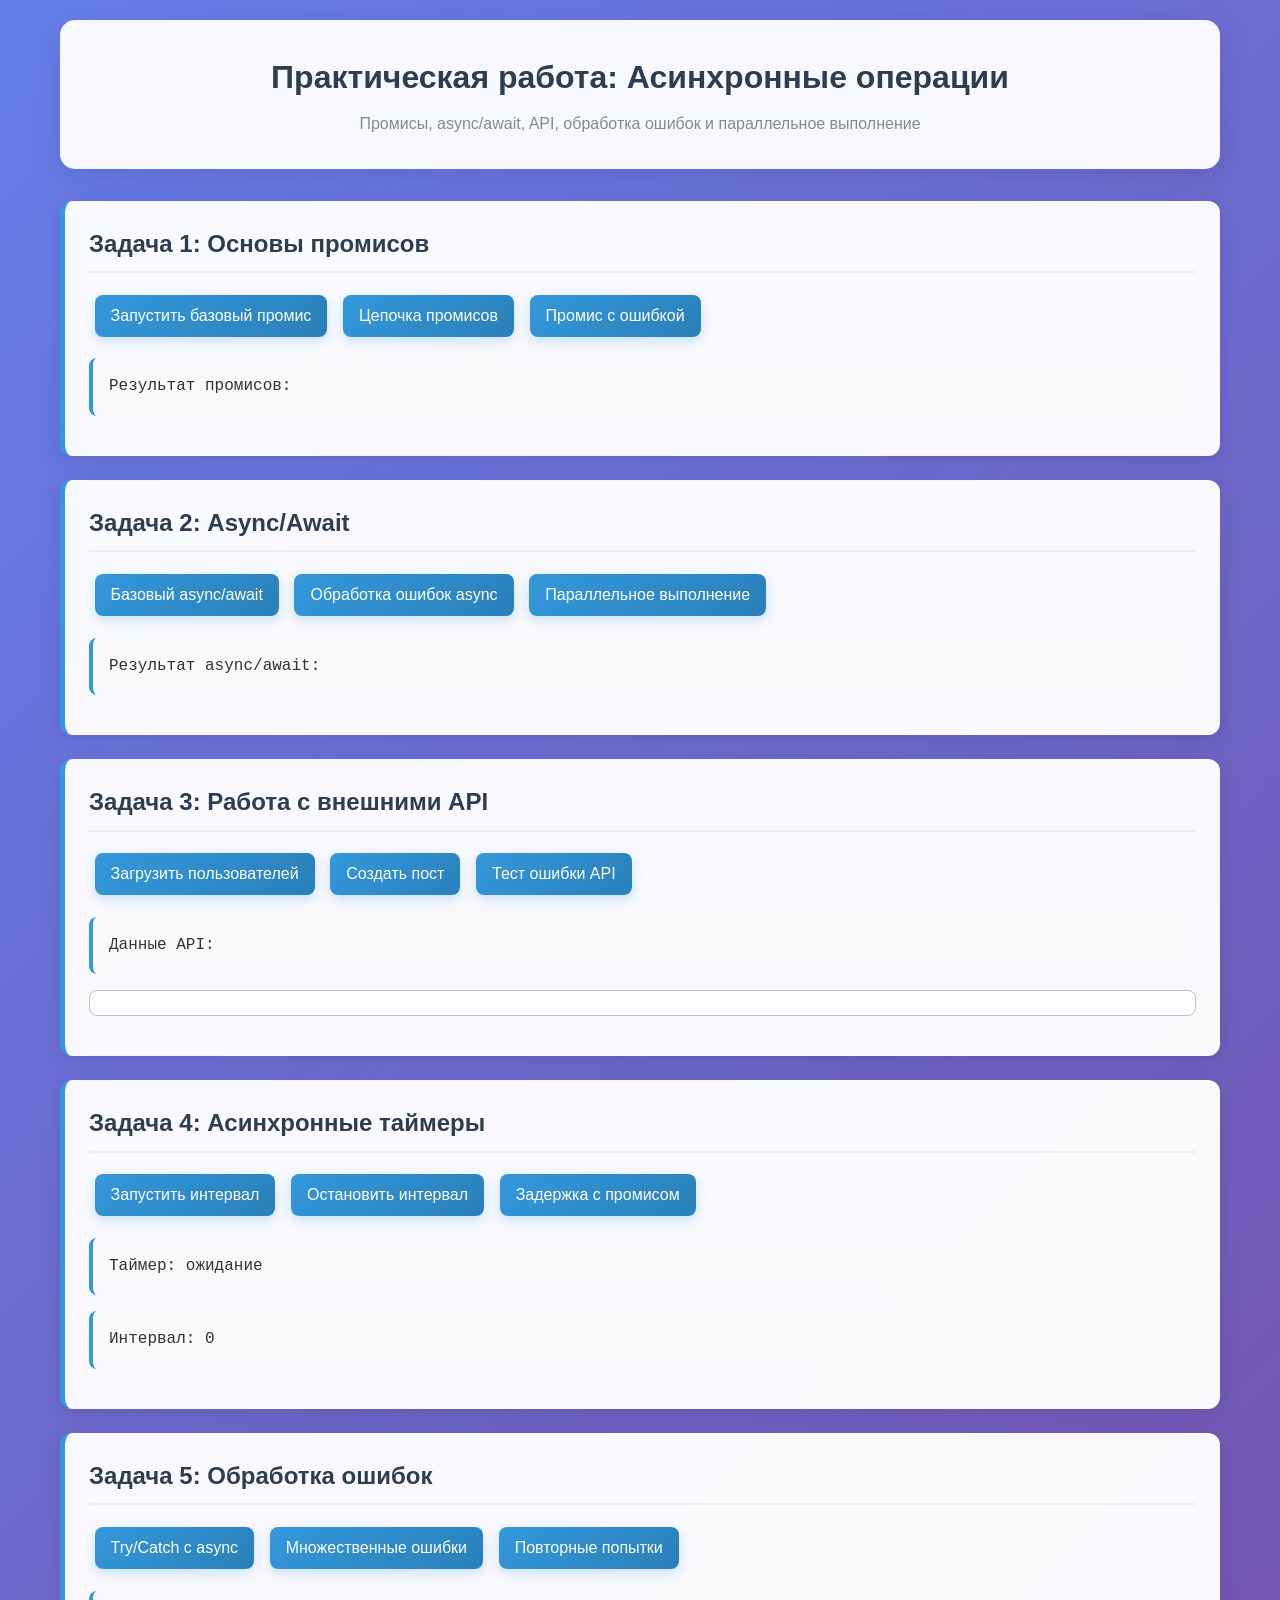
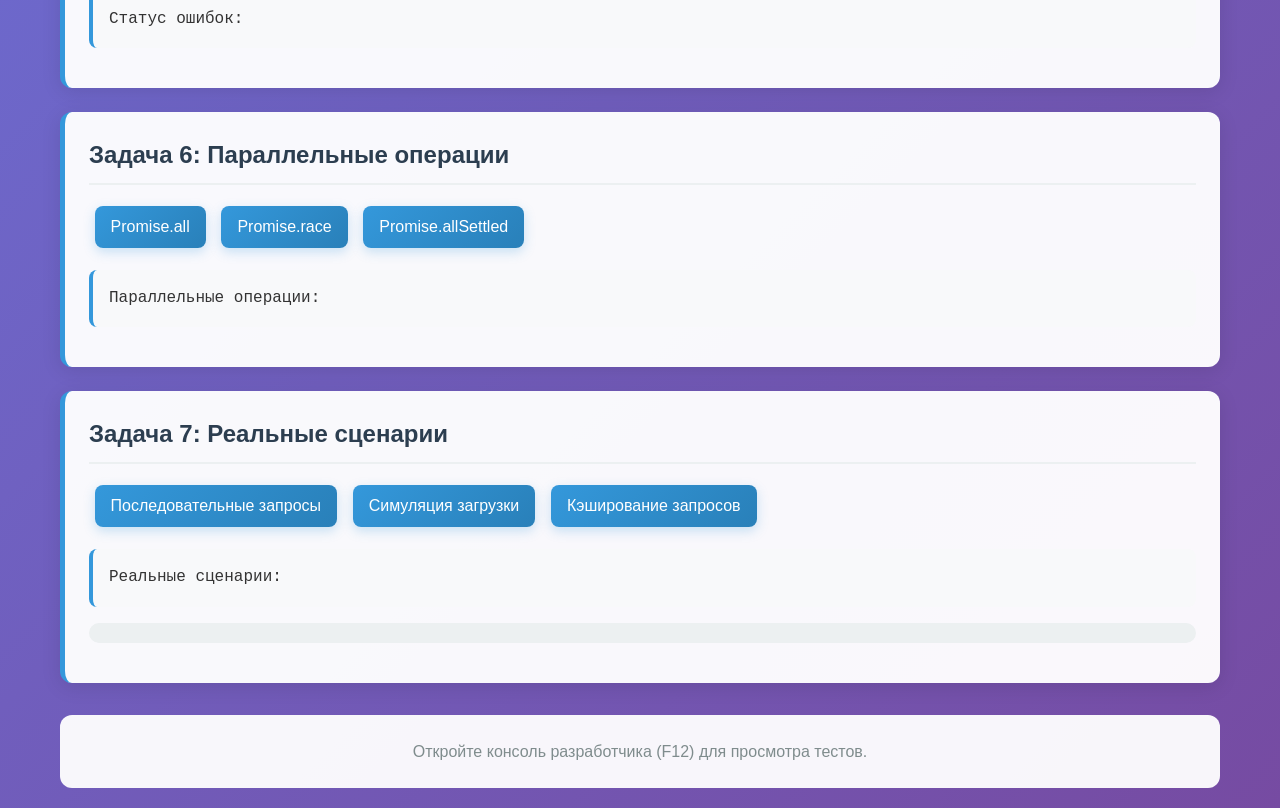
<file: async_operations/index.html>
<!DOCTYPE html>
<html lang="ru">
<head>
  <meta charset="UTF-8">
  <meta name="viewport" content="width=device-width, initial-scale=1.0">
  <title>Асинхронные операции JavaScript</title>
  <link rel="stylesheet" href="styles.css">
</head>
<body>
  <div class="container">
    <header id="main-header">
      <h1>Практическая работа: Асинхронные операции</h1>
      <p>Промисы, async/await, API, обработка ошибок и параллельное выполнение</p>
    </header>

    <section id="tasks-section">
      <div class="task-area" id="task1">
        <h2>Задача 1: Основы промисов</h2>
        <div class="demo">
          <button id="basic-promise">Запустить базовый промис</button>
          <button id="promise-chain">Цепочка промисов</button>
          <button id="promise-error">Промис с ошибкой</button>
          <div id="promise-output" class="output">Результат промисов:</div>
        </div>
      </div>

      <div class="task-area" id="task2">
        <h2>Задача 2: Async/Await</h2>
        <div class="demo">
          <button id="basic-async">Базовый async/await</button>
          <button id="async-error">Обработка ошибок async</button>
          <button id="async-parallel">Параллельное выполнение</button>
          <div id="async-output" class="output">Результат async/await:</div>
        </div>
      </div>

      <div class="task-area" id="task3">
        <h2>Задача 3: Работа с внешними API</h2>
        <div class="demo">
          <button id="fetch-users">Загрузить пользователей</button>
          <button id="fetch-post">Создать пост</button>
          <button id="fetch-error">Тест ошибки API</button>
          <div id="api-output" class="output">Данные API:</div>
          <div id="api-data" class="data-container"></div>
        </div>
      </div>

      <div class="task-area" id="task4">
        <h2>Задача 4: Асинхронные таймеры</h2>
        <div class="demo">
          <button id="start-interval">Запустить интервал</button>
          <button id="stop-interval">Остановить интервал</button>
          <button id="delay-promise">Задержка с промисом</button>
          <div id="timer-output" class="output">Таймер: ожидание</div>
          <div id="interval-output" class="output">Интервал: 0</div>
        </div>
      </div>

      <div class="task-area" id="task5">
        <h2>Задача 5: Обработка ошибок</h2>
        <div class="demo">
          <button id="try-catch">Try/Catch с async</button>
          <button id="multiple-errors">Множественные ошибки</button>
          <button id="retry-pattern">Повторные попытки</button>
          <div id="error-output" class="output">Статус ошибок:</div>
        </div>
      </div>

      <div class="task-area" id="task6">
        <h2>Задача 6: Параллельные операции</h2>
        <div class="demo">
          <button id="promise-all">Promise.all</button>
          <button id="promise-race">Promise.race</button>
          <button id="promise-allSettled">Promise.allSettled</button>
          <div id="parallel-output" class="output">Параллельные операции:</div>
        </div>
      </div>

      <div class="task-area" id="task7">
        <h2>Задача 7: Реальные сценарии</h2>
        <div class="demo">
          <button id="sequential-requests">Последовательные запросы</button>
          <button id="upload-simulation">Симуляция загрузки</button>
          <button id="cache-requests">Кэширование запросов</button>
          <div id="scenario-output" class="output">Реальные сценарии:</div>
          <div class="progress-bar"><div class="progress-fill" id="progress-fill"></div></div>
        </div>
      </div>
    </section>

    <footer id="main-footer">
      <p>Откройте консоль разработчика (F12) для просмотра тестов.</p>
    </footer>
  </div>
  <script src="async-tasks.js"></script>
  <script src="async-tests.js"></script>
</body>
</html>
</file>
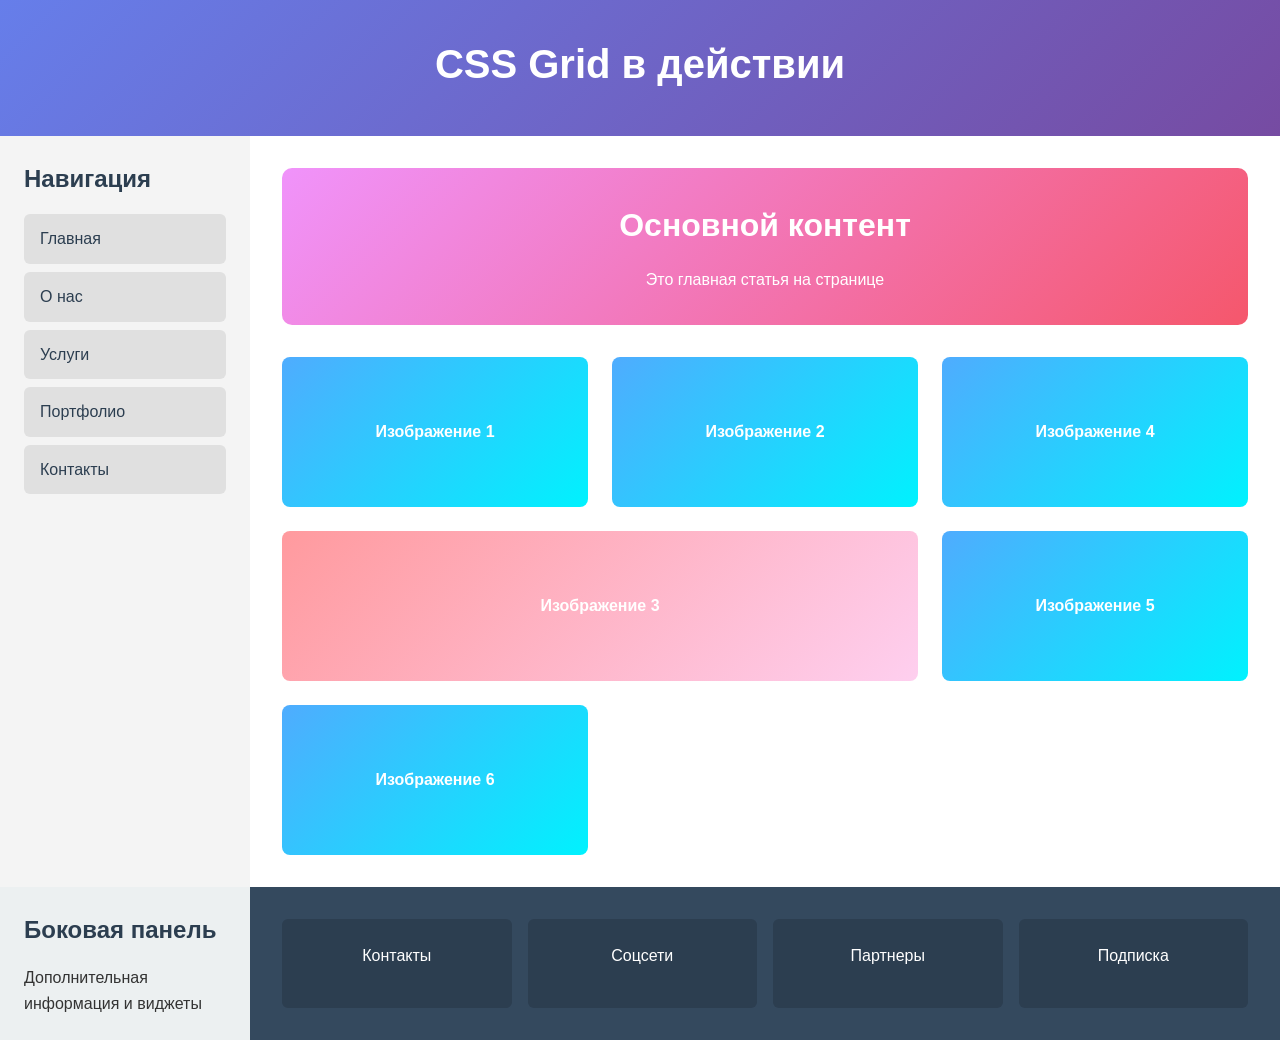
<file: css_grid_practice/index.html>
<!DOCTYPE html>
<html lang="ru">
<head>
    <meta charset="UTF-8">
    <meta name="viewport" content="width=device-width, initial-scale=1.0">
    <title>CSS Grid Layout</title>
    <link rel="stylesheet" href="reset.css">
    <link rel="stylesheet" href="styles.css">
</head>
<body>
    <div class="grid-container">
        <header class="header">
            <h1>CSS Grid в действии</h1>
        </header>

        <nav class="navigation">
            <h2>Навигация</h2>
            <ul>
                <li><a href="#">Главная</a></li>
                <li><a href="#">О нас</a></li>
                <li><a href="#">Услуги</a></li>
                <li><a href="#">Портфолио</a></li>
                <li><a href="#">Контакты</a></li>
            </ul>
        </nav>

        <main class="main-content">
            <article class="featured">
                <h2>Основной контент</h2>
                <p>Это главная статья на странице</p>
            </article>

            <section class="gallery">
                <div class="gallery-item">Изображение 1</div>
                <div class="gallery-item">Изображение 2</div>
                <div class="gallery-item">Изображение 3</div>
                <div class="gallery-item">Изображение 4</div>
                <div class="gallery-item">Изображение 5</div>
                <div class="gallery-item">Изображение 6</div>
            </section>
        </main>

        <aside class="sidebar">
            <h2>Боковая панель</h2>
            <p>Дополнительная информация и виджеты</p>
        </aside>

        <footer class="footer">
            <div class="footer-section">Контакты</div>
            <div class="footer-section">Соцсети</div>
            <div class="footer-section">Партнеры</div>
            <div class="footer-section">Подписка</div>
        </footer>
    </div>
</body>
</html>
</file>
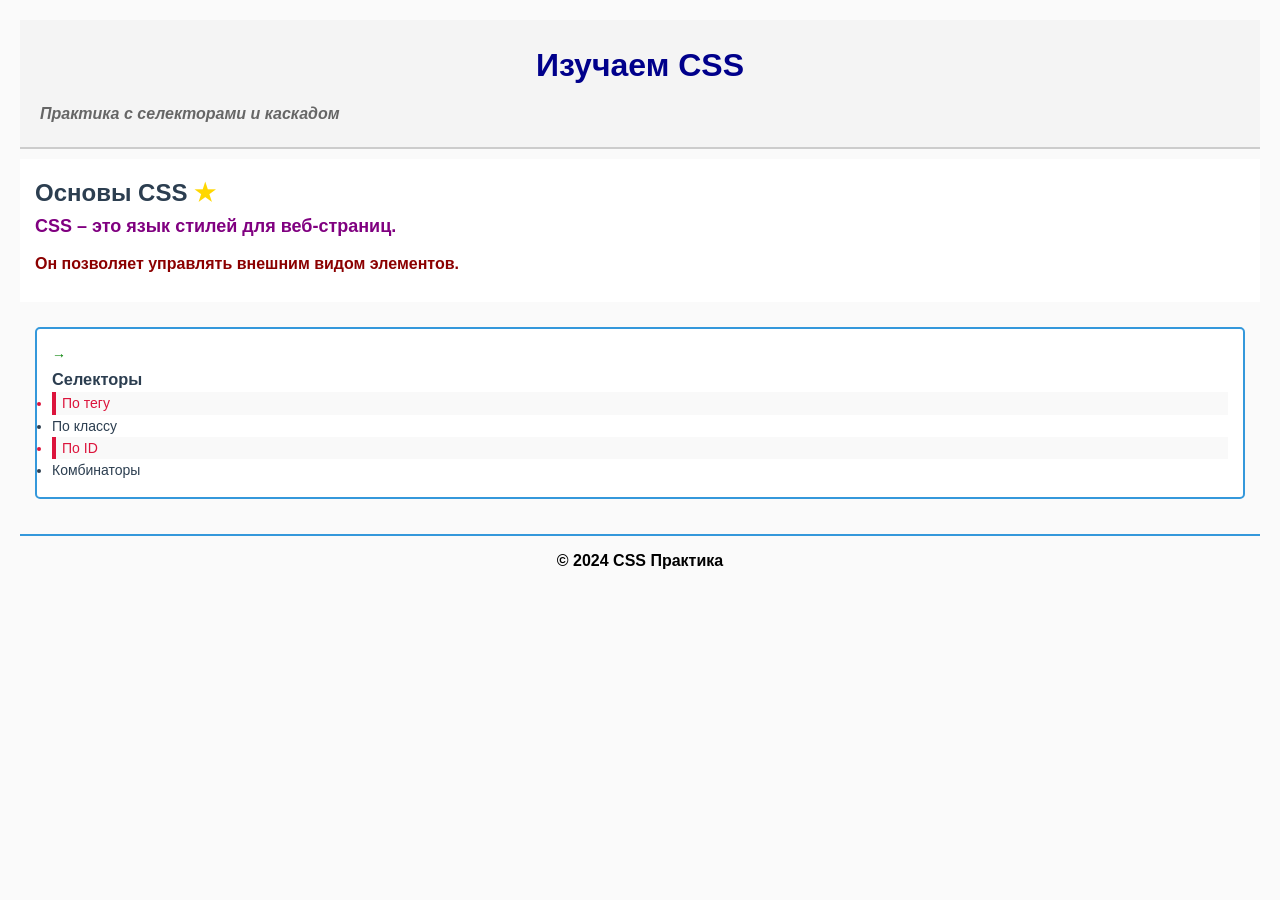
<file: css_practice/index.html>
<!DOCTYPE html>
<html lang="ru">
<head>
  <meta charset="UTF-8">
  <meta name="viewport" content="width=device-width, initial-scale=1.0">
  <title>CSS: Селекторы и каскад</title>
  <link rel="stylesheet" href="reset.css">
  <link rel="stylesheet" href="styles.css">
</head>
<body>
  <header class="main-header">
    <h1 id="site-title">Изучаем CSS</h1>
    <p class="subtitle">Практика с селекторами и каскадом</p>
  </header>

  <main class="content">
    <article class="post featured-post">
      <h2>Основы CSS</h2>
      <p class="intro">CSS – это язык стилей для веб-страниц.</p>
      <p>Он позволяет управлять внешним видом элементов.</p>
    </article>

    <section class="examples">
      <div class="card">
        <h3>Селекторы</h3>
        <ul>
          <li class="important">По тегу</li>
          <li>По классу</li>
          <li class="important">По ID</li>
          <li>Комбинаторы</li>
        </ul>
      </div>
    </section>
  </main>

  <footer class="main-footer">
    <p>&copy; 2024 CSS Практика</p>
  </footer>
</body>
</html>
</file>
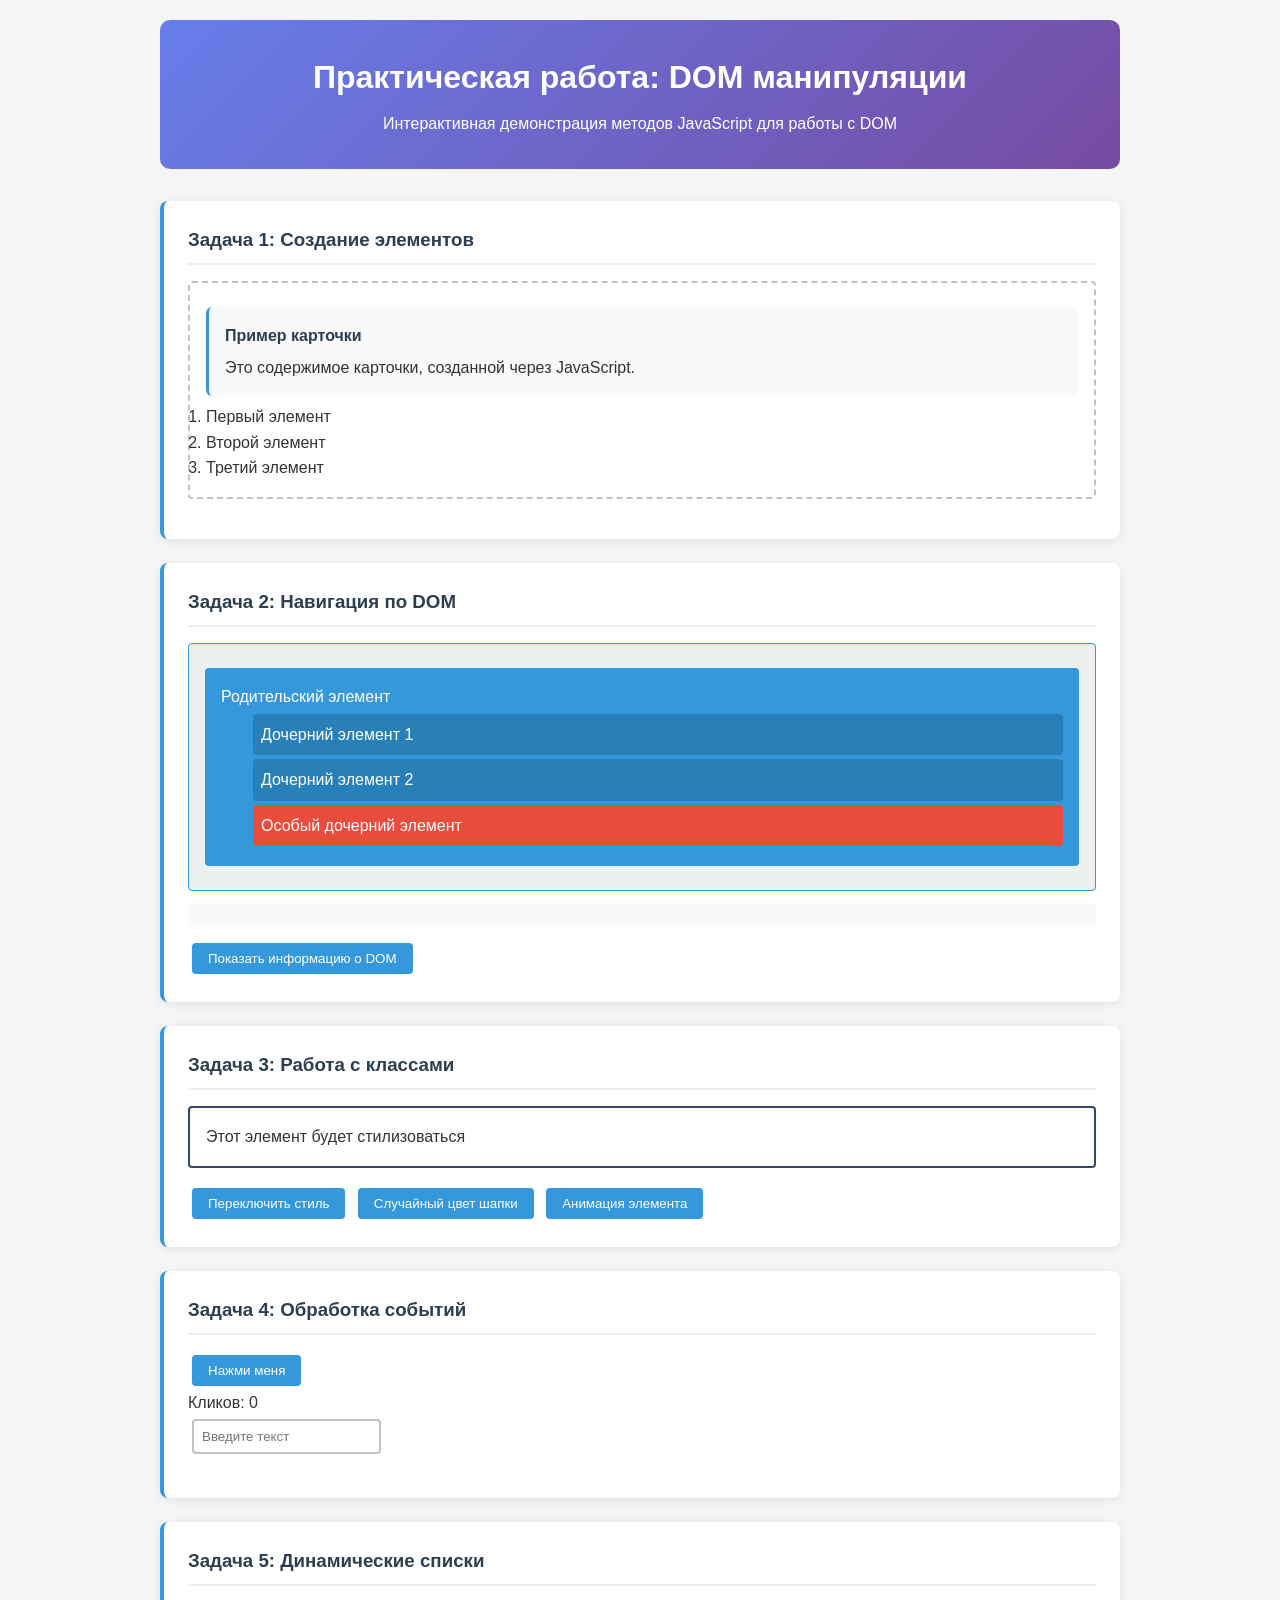
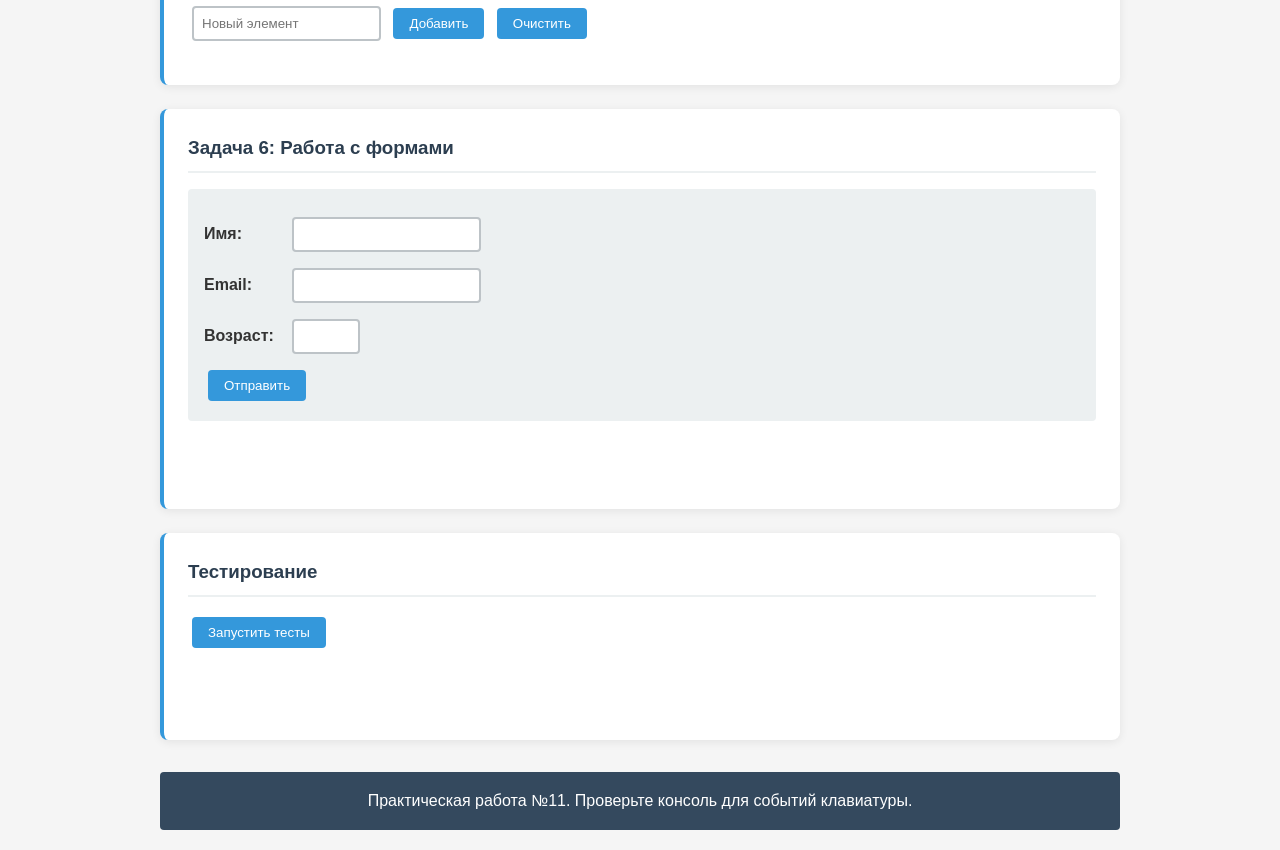
<file: dom_manipulation/index.html>
<!DOCTYPE html>
<html lang="ru">
<head>
  <meta charset="UTF-8">
  <meta name="viewport" content="width=device-width, initial-scale=1.0">
  <title>Практическая работа №11 — DOM манипуляции</title>
  <link rel="stylesheet" href="styles.css">
</head>
<body>
  <div class="container">
    <header id="main-header">
      <h1>Практическая работа: DOM манипуляции</h1>
      <p>Интерактивная демонстрация методов JavaScript для работы с DOM</p>
    </header>

    <section id="tasks-section">
      <div class="task-area" id="task1">
        <h3>Задача 1: Создание элементов</h3>
        <div class="target" id="target1"></div>
      </div>

      <div class="task-area" id="task2">
        <h3>Задача 2: Навигация по DOM</h3>
        <div class="family-tree">
          <div class="parent" id="parent-element">
            Родительский элемент
            <div class="child">Дочерний элемент 1</div>
            <div class="child">Дочерний элемент 2</div>
            <div class="child special">Особый дочерний элемент</div>
          </div>
        </div>
        <div class="info-output" id="dom-info"></div>
        <button id="dom-info-btn">Показать информацию о DOM</button>
      </div>

      <div class="task-area" id="task3">
        <h3>Задача 3: Работа с классами</h3>
        <div class="style-demo" id="style-target">Этот элемент будет стилизоваться</div>
        <button id="toggle-style">Переключить стиль</button>
        <button id="change-header">Случайный цвет шапки</button>
        <button id="animate-element">Анимация элемента</button>
      </div>

      <div class="task-area" id="task4">
        <h3>Задача 4: Обработка событий</h3>
        <div class="event-area">
          <button id="click-btn">Нажми меня</button>
          <div id="click-counter">Кликов: 0</div>
          <input type="text" id="text-input" placeholder="Введите текст">
          <div id="input-display"></div>
        </div>
      </div>

      <div class="task-area" id="task5">
        <h3>Задача 5: Динамические списки</h3>
        <div class="list-controls">
          <input type="text" id="item-input" placeholder="Новый элемент">
          <button id="add-item">Добавить</button>
          <button id="clear-list">Очистить</button>
        </div>
        <ul id="dynamic-list"></ul>
      </div>

      <div class="task-area" id="task6">
        <h3>Задача 6: Работа с формами</h3>
        <form id="user-form" novalidate>
          <div>
            <label for="user-name">Имя:</label>
            <input type="text" id="user-name" name="name" required>
          </div>
          <div>
            <label for="user-email">Email:</label>
            <input type="email" id="user-email" name="email" required>
          </div>
          <div>
            <label for="user-age">Возраст:</label>
            <input type="number" id="user-age" name="age" min="1" max="120" required>
          </div>
          <button type="submit">Отправить</button>
        </form>
        <div id="form-output"></div>
      </div>
    </section>

    <section class="task-area" id="testing">
      <h3>Тестирование</h3>
      <button id="run-tests">Запустить тесты</button>
      <div id="test-results"></div>
    </section>

    <footer id="main-footer">
      <p>Практическая работа №11. Проверьте консоль для событий клавиатуры.</p>
    </footer>
  </div>

  <script src="dom-tasks.js"></script>
  <script src="dom-tests.js"></script>
</body>
</html>
</file>
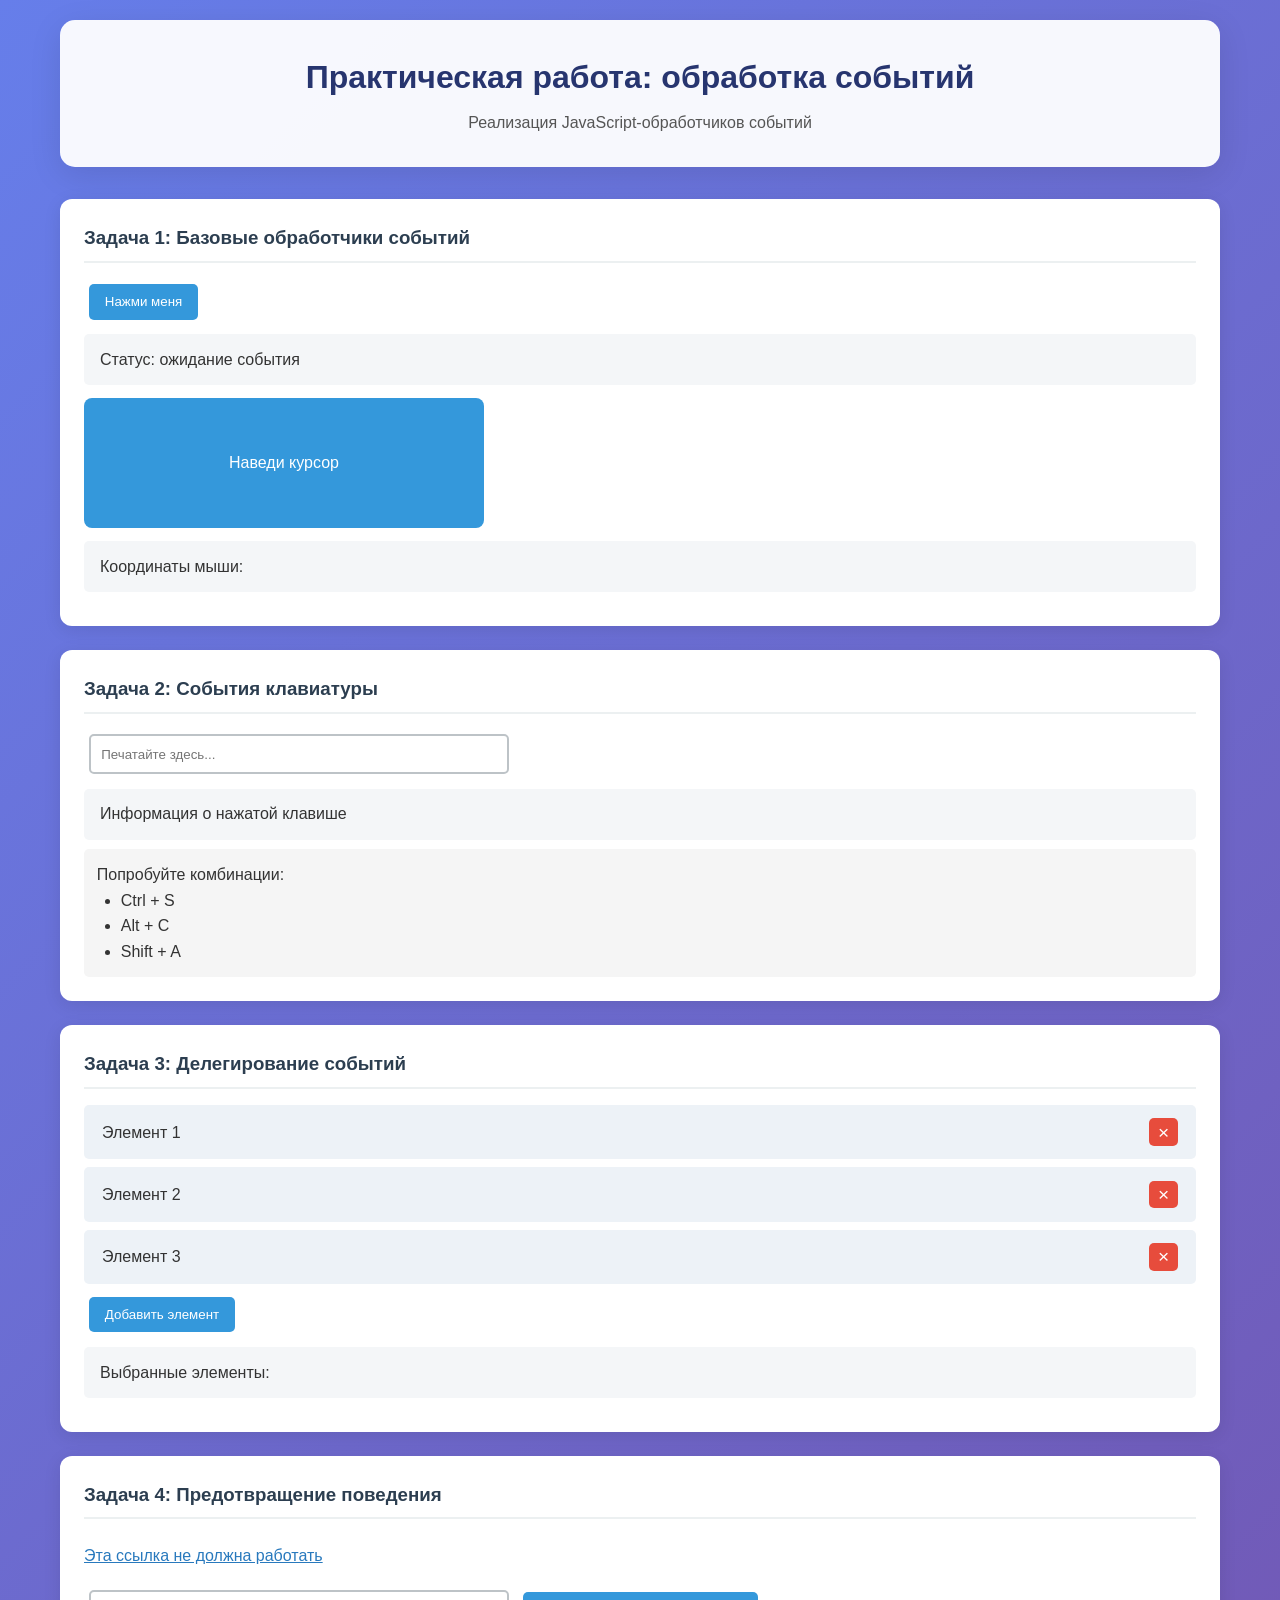
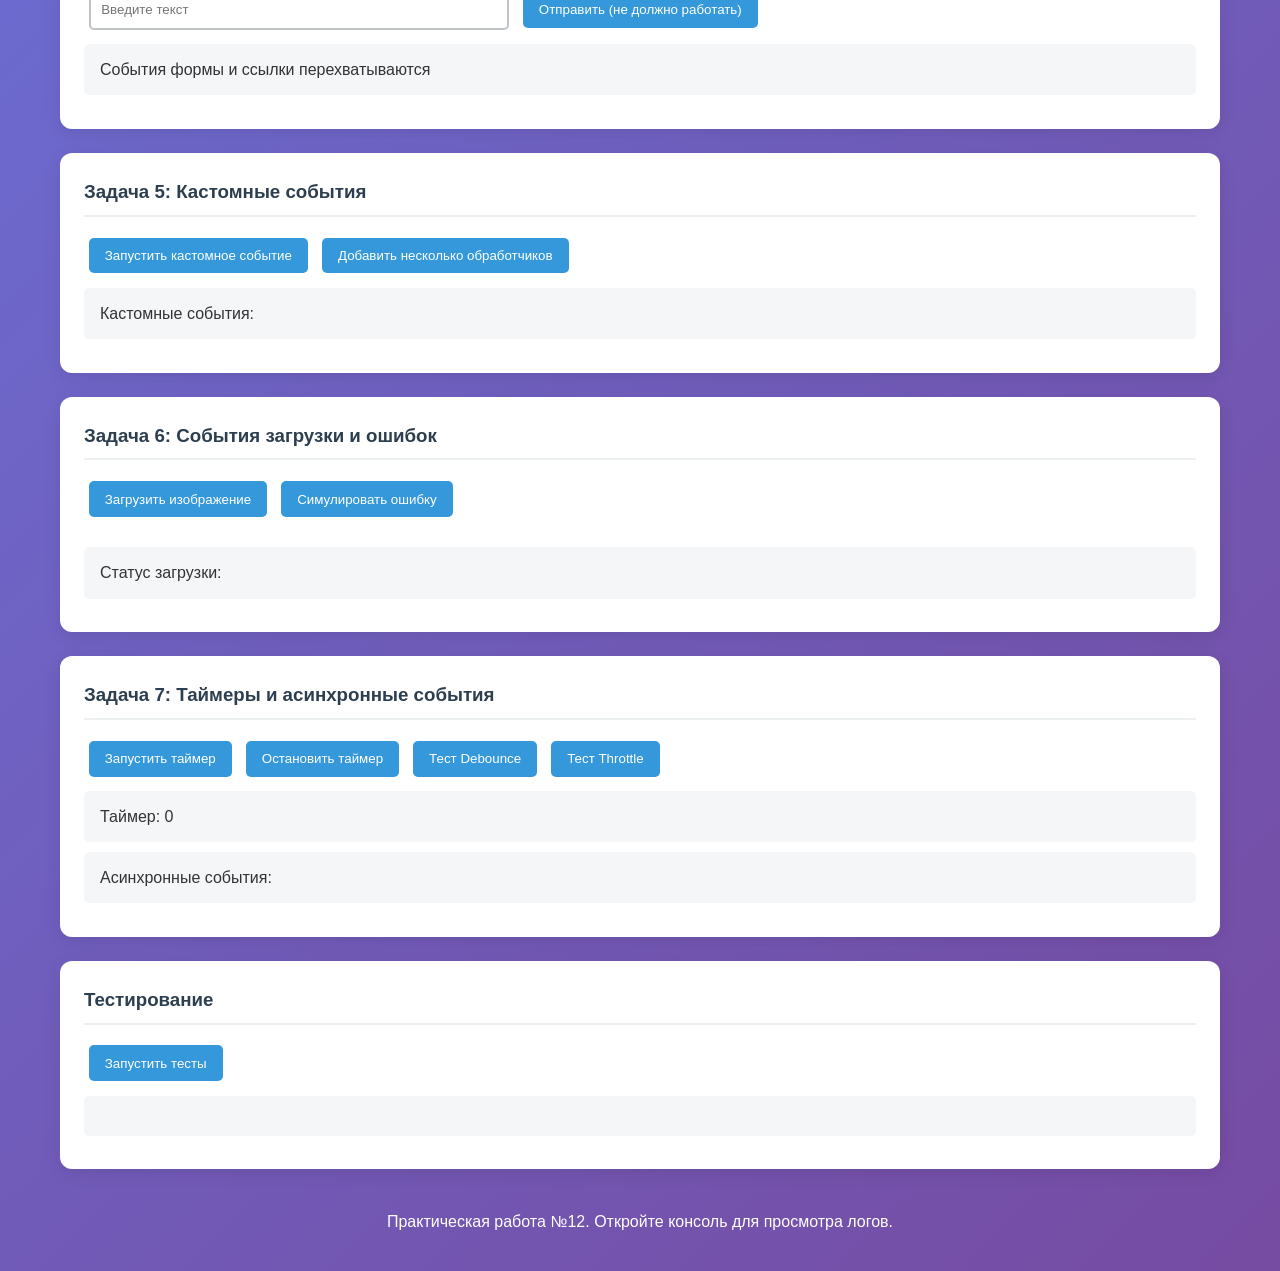
<file: event_handling/index.html>
<!DOCTYPE html>
<html lang="ru">
<head>
  <meta charset="UTF-8">
  <meta name="viewport" content="width=device-width, initial-scale=1.0">
  <title>Практическая работа №12 — Обработка событий</title>
  <link rel="stylesheet" href="styles.css">
</head>
<body>
<div class="container">
  <header id="main-header">
    <h1>Практическая работа: обработка событий</h1>
    <p>Реализация JavaScript-обработчиков событий</p>
  </header>

  <section id="tasks-section">
    <div class="task-area" id="task1">
      <h3>Задача 1: Базовые обработчики событий</h3>
      <div class="event-demo">
        <button id="basic-btn">Нажми меня</button>
        <div id="basic-output" class="output">Статус: ожидание события</div>
        <div class="color-box" id="color-box">Наведи курсор</div>
        <div id="mouse-output" class="output">Координаты мыши:</div>
      </div>
    </div>

    <div class="task-area" id="task2">
      <h3>Задача 2: События клавиатуры</h3>
      <div class="keyboard-demo">
        <input type="text" id="key-input" placeholder="Печатайте здесь...">
        <div id="key-output" class="output">Информация о нажатой клавише</div>
        <div class="key-combination">
          <p>Попробуйте комбинации:</p>
          <ul><li>Ctrl + S</li><li>Alt + C</li><li>Shift + A</li></ul>
        </div>
      </div>
    </div>

    <div class="task-area" id="task3">
      <h3>Задача 3: Делегирование событий</h3>
      <div class="delegation-demo">
        <div class="item-list" id="item-list">
          <div class="item" data-id="1">Элемент 1 <button class="delete" type="button" aria-label="Удалить">×</button></div>
          <div class="item" data-id="2">Элемент 2 <button class="delete" type="button" aria-label="Удалить">×</button></div>
          <div class="item" data-id="3">Элемент 3 <button class="delete" type="button" aria-label="Удалить">×</button></div>
        </div>
        <button id="add-item-btn">Добавить элемент</button>
        <div id="delegation-output" class="output">Выбранные элементы:</div>
      </div>
    </div>

    <div class="task-area" id="task4">
      <h3>Задача 4: Предотвращение поведения</h3>
      <div class="prevention-demo">
        <a href="https://example.com" id="prevent-link" class="prevent-link">Эта ссылка не должна работать</a>
        <form id="prevent-form" class="prevent-form">
          <input type="text" name="message" placeholder="Введите текст" required>
          <button type="submit">Отправить (не должно работать)</button>
        </form>
        <div id="prevention-output" class="output">События формы и ссылки перехватываются</div>
      </div>
    </div>

    <div class="task-area" id="task5">
      <h3>Задача 5: Кастомные события</h3>
      <div class="custom-events-demo">
        <button id="trigger-custom">Запустить кастомное событие</button>
        <button id="multiple-listeners">Добавить несколько обработчиков</button>
        <div id="custom-output" class="output">Кастомные события:</div>
      </div>
    </div>

    <div class="task-area" id="task6">
      <h3>Задача 6: События загрузки и ошибок</h3>
      <div class="loading-demo">
        <button id="load-image">Загрузить изображение</button>
        <button id="load-error">Симулировать ошибку</button>
        <div id="image-container" class="image-container"></div>
        <div id="loading-output" class="output">Статус загрузки:</div>
      </div>
    </div>

    <div class="task-area" id="task7">
      <h3>Задача 7: Таймеры и асинхронные события</h3>
      <div class="timer-demo">
        <button id="start-timer">Запустить таймер</button>
        <button id="stop-timer">Остановить таймер</button>
        <button id="debounce-btn">Тест Debounce</button>
        <button id="throttle-btn">Тест Throttle</button>
        <div id="timer-output" class="output">Таймер: 0</div>
        <div id="async-output" class="output">Асинхронные события:</div>
      </div>
    </div>
  </section>

  <section class="task-area" id="testing">
    <h3>Тестирование</h3>
    <button id="run-tests">Запустить тесты</button>
    <div id="test-results" class="output"></div>
  </section>

  <footer id="main-footer"><p>Практическая работа №12. Откройте консоль для просмотра логов.</p></footer>
</div>
<script src="events-tasks.js"></script>
<script src="events-tests.js"></script>
</body>
</html>
</file>
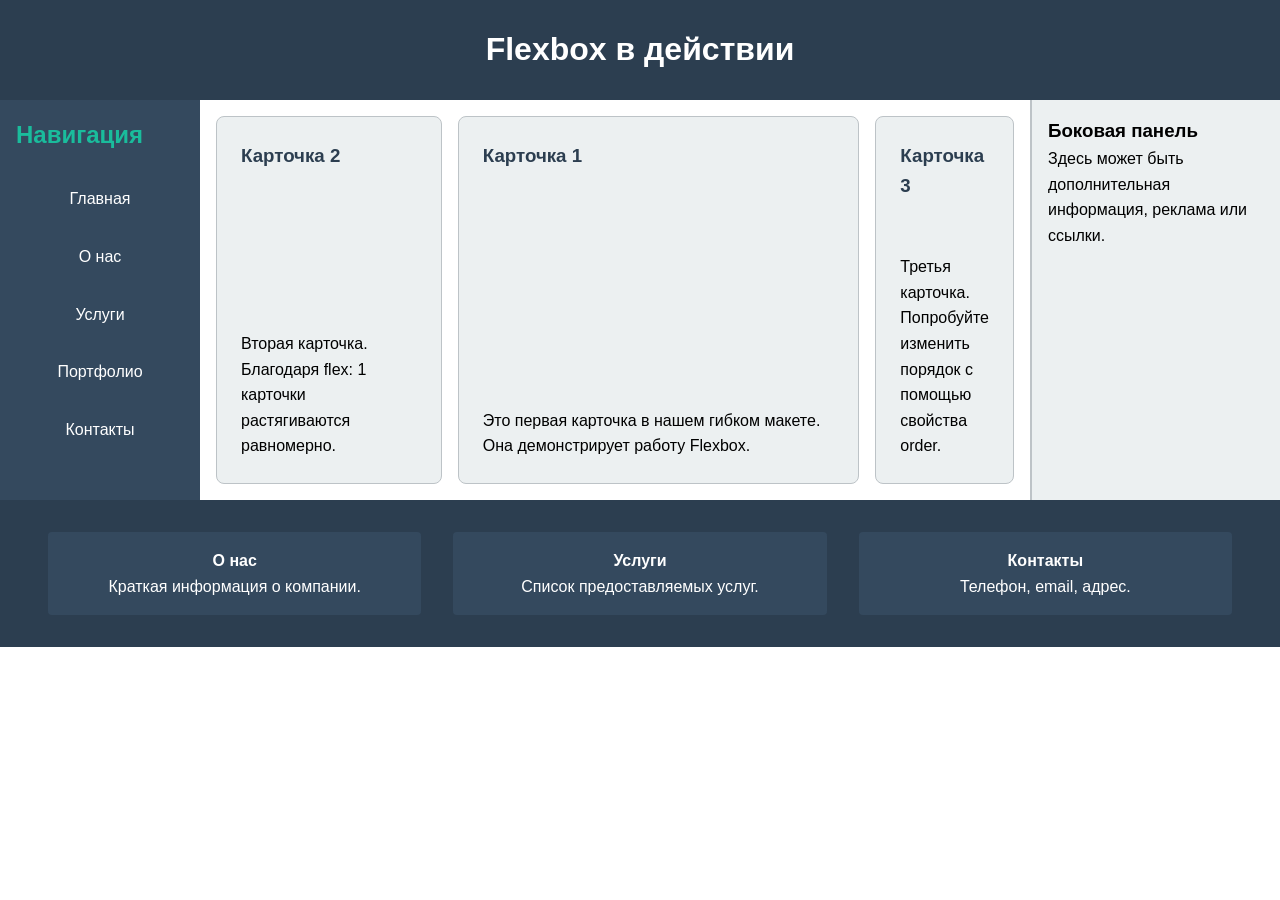
<file: flexbox_practice/index.html>
<!DOCTYPE html>
<html lang="ru">
<head>
    <meta charset="UTF-8">
    <meta name="viewport" content="width=device-width, initial-scale=1.0">
    <title>Flexbox Layout</title>
    <link rel="stylesheet" href="reset.css">
    <link rel="stylesheet" href="styles.css">
</head>
<body>
    <header class="header">
        <h1>Flexbox в действии</h1>
    </header>

    <main class="main">
        <nav class="navigation">
            <h2>Навигация</h2>
            <ul>
                <li><a href="#">Главная</a></li>
                <li><a href="#">О нас</a></li>
                <li><a href="#">Услуги</a></li>
                <li><a href="#">Портфолио</a></li>
                <li><a href="#">Контакты</a></li>
            </ul>
        </nav>

        <section class="content">
            <article class="card">
                <h3>Карточка 1</h3>
                <p>Это первая карточка в нашем гибком макете. Она демонстрирует работу Flexbox.</p>
            </article>
            <article class="card">
                <h3>Карточка 2</h3>
                <p>Вторая карточка. Благодаря flex: 1 карточки растягиваются равномерно.</p>
            </article>
            <article class="card">
                <h3>Карточка 3</h3>
                <p>Третья карточка. Попробуйте изменить порядок с помощью свойства order.</p>
            </article>
        </section>

        <aside class="sidebar">
            <h3>Боковая панель</h3>
            <p>Здесь может быть дополнительная информация, реклама или ссылки.</p>
        </aside>
    </main>

    <footer class="footer">
        <div class="footer-content">
            <div class="footer-section">
                <h4>О нас</h4>
                <p>Краткая информация о компании.</p>
            </div>
            <div class="footer-section">
                <h4>Услуги</h4>
                <p>Список предоставляемых услуг.</p>
            </div>
            <div class="footer-section">
                <h4>Контакты</h4>
                <p>Телефон, email, адрес.</p>
            </div>
        </div>
    </footer>
</body>
</html>
</file>
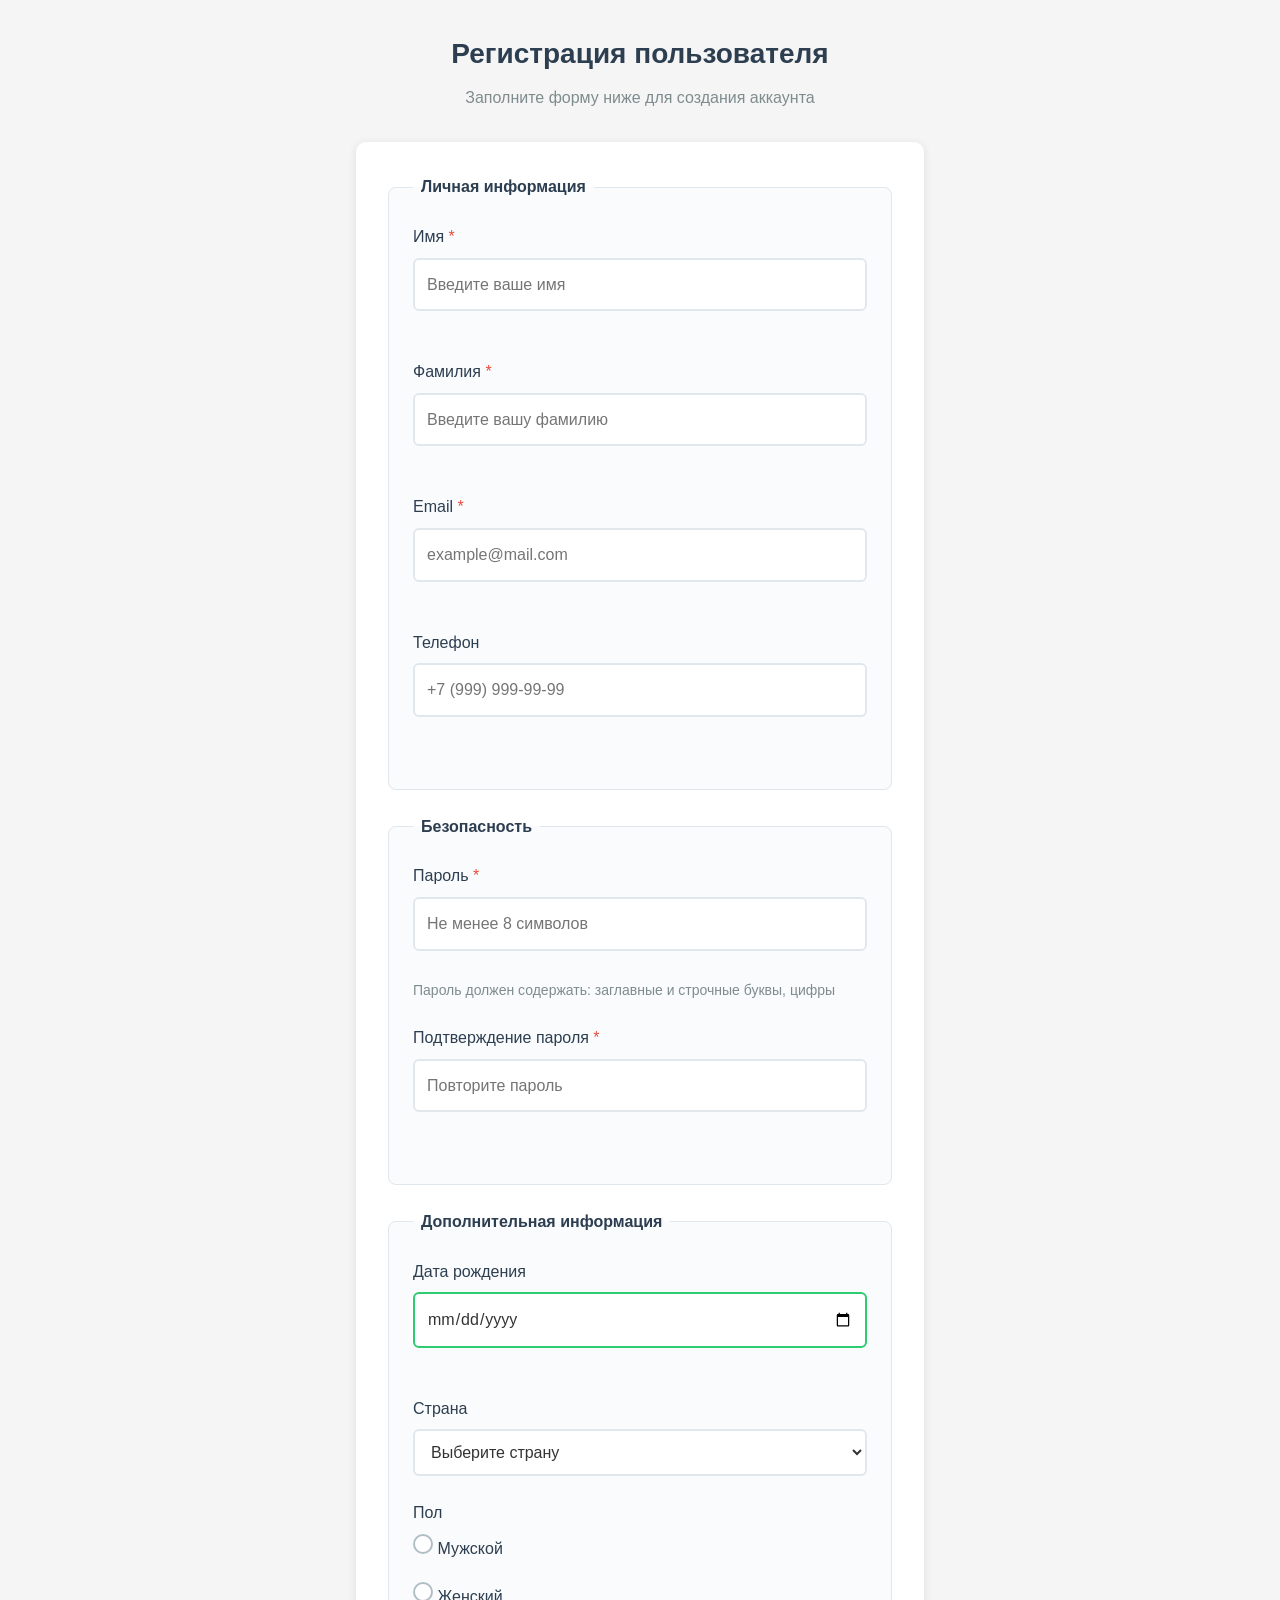
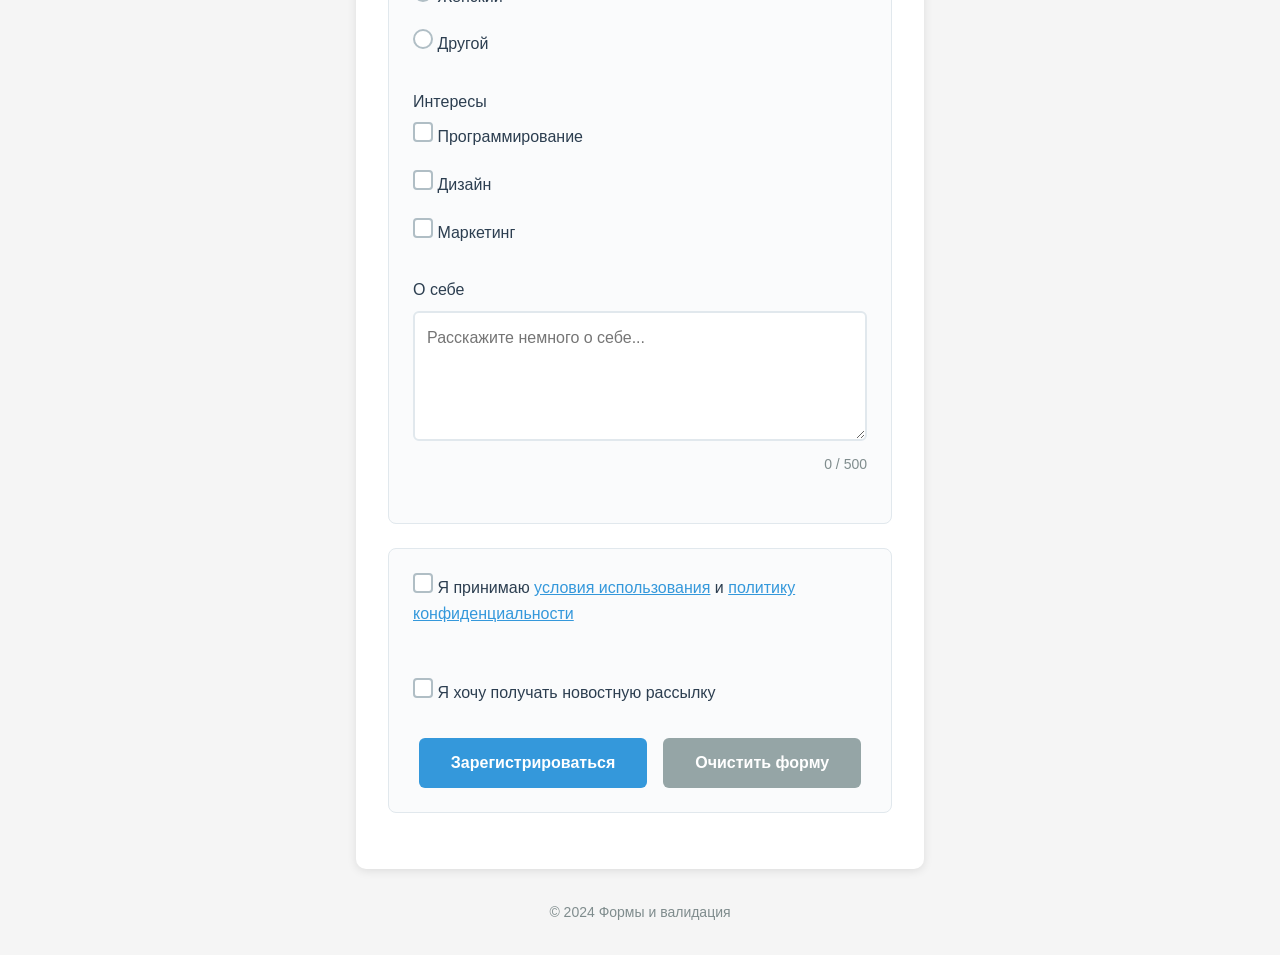
<file: forms_validation/index.html>
<!DOCTYPE html>
<html lang="ru">
<head>
  <meta charset="UTF-8">
  <meta name="viewport" content="width=device-width, initial-scale=1.0">
  <title>Вёрстка и валидация форм</title>
  <link rel="stylesheet" href="reset.css">
  <link rel="stylesheet" href="styles.css">
</head>
<body>
  <div class="container">
    <header class="header">
      <h1>Регистрация пользователя</h1>
      <p>Заполните форму ниже для создания аккаунта</p>
    </header>

    <main class="main">
      <form class="registration-form" id="registrationForm" novalidate>

        <!-- Личная информация -->
        <fieldset class="form-section">
          <legend>Личная информация</legend>

          <div class="form-group">
            <label for="firstName" class="required">Имя</label>
            <input type="text" id="firstName" name="firstName" required
                   minlength="2" maxlength="50"
                   placeholder="Введите ваше имя"
                   autocomplete="given-name">
            <span class="error-message" id="firstNameError" role="alert"></span>
          </div>

          <div class="form-group">
            <label for="lastName" class="required">Фамилия</label>
            <input type="text" id="lastName" name="lastName" required
                   minlength="2" maxlength="50"
                   placeholder="Введите вашу фамилию"
                   autocomplete="family-name">
            <span class="error-message" id="lastNameError" role="alert"></span>
          </div>

          <div class="form-group">
            <label for="email" class="required">Email</label>
            <input type="email" id="email" name="email" required
                   placeholder="example@mail.com"
                   autocomplete="email">
            <span class="error-message" id="emailError" role="alert"></span>
          </div>

          <div class="form-group">
            <label for="phone">Телефон</label>
            <input type="tel" id="phone" name="phone"
                   pattern="\+7\s?\(?\d{3}\)?\s?\d{3}-?\d{2}-?\d{2}"
                   placeholder="+7 (999) 999-99-99"
                   autocomplete="tel">
            <span class="error-message" id="phoneError" role="alert"></span>
          </div>
        </fieldset>

        <!-- Безопасность -->
        <fieldset class="form-section">
          <legend>Безопасность</legend>

          <div class="form-group">
            <label for="password" class="required">Пароль</label>
            <input type="password" id="password" name="password" required
                   minlength="8"
                   pattern="(?=.*[a-z])(?=.*[A-Z])(?=.*\d).{8,}"
                   placeholder="Не менее 8 символов"
                   autocomplete="new-password">
            <span class="error-message" id="passwordError" role="alert"></span>
            <div class="password-requirements">
              Пароль должен содержать: заглавные и строчные буквы, цифры
            </div>
          </div>

          <div class="form-group">
            <label for="confirmPassword" class="required">Подтверждение пароля</label>
            <input type="password" id="confirmPassword" name="confirmPassword" required
                   placeholder="Повторите пароль"
                   autocomplete="new-password">
            <span class="error-message" id="confirmPasswordError" role="alert"></span>
          </div>
        </fieldset>

        <!-- Дополнительная информация -->
        <fieldset class="form-section">
          <legend>Дополнительная информация</legend>

          <div class="form-group">
            <label for="birthDate">Дата рождения</label>
            <input type="date" id="birthDate" name="birthDate"
                   min="1900-01-01" max="2024-12-31">
            <span class="error-message" id="birthDateError" role="alert"></span>
          </div>

          <div class="form-group">
            <label for="country">Страна</label>
            <select id="country" name="country">
              <option value="">Выберите страну</option>
              <option value="ru">Россия</option>
              <option value="kz">Казахстан</option>
              <option value="by">Беларусь</option>
              <option value="other">Другая</option>
            </select>
          </div>

          <div class="form-group">
            <span class="group-label">Пол</span>
            <div class="radio-group" role="radiogroup" aria-label="Пол">
              <label class="radio-label">
                <input type="radio" name="gender" value="male">
                <span class="radio-custom"></span>
                Мужской
              </label>
              <label class="radio-label">
                <input type="radio" name="gender" value="female">
                <span class="radio-custom"></span>
                Женский
              </label>
              <label class="radio-label">
                <input type="radio" name="gender" value="other">
                <span class="radio-custom"></span>
                Другой
              </label>
            </div>
          </div>

          <div class="form-group">
            <span class="group-label">Интересы</span>
            <div class="checkbox-group">
              <label class="checkbox-label">
                <input type="checkbox" name="interests" value="programming">
                <span class="checkbox-custom"></span>
                Программирование
              </label>
              <label class="checkbox-label">
                <input type="checkbox" name="interests" value="design">
                <span class="checkbox-custom"></span>
                Дизайн
              </label>
              <label class="checkbox-label">
                <input type="checkbox" name="interests" value="marketing">
                <span class="checkbox-custom"></span>
                Маркетинг
              </label>
            </div>
          </div>

          <div class="form-group">
            <label for="bio">О себе</label>
            <textarea id="bio" name="bio" rows="4"
                      placeholder="Расскажите немного о себе..."
                      maxlength="500"></textarea>
            <div class="char-counter">
              <span id="charCount">0</span> / 500
            </div>
          </div>
        </fieldset>

        <!-- Соглашения и кнопки -->
        <div class="form-section">
          <div class="form-group">
            <label class="checkbox-label">
              <input type="checkbox" id="terms" name="terms" required>
              <span class="checkbox-custom"></span>
              <span>Я принимаю <a href="#">условия использования</a> и
              <a href="#">политику конфиденциальности</a></span>
            </label>
            <span class="error-message" id="termsError" role="alert"></span>
          </div>

          <div class="form-group">
            <label class="checkbox-label">
              <input type="checkbox" id="newsletter" name="newsletter">
              <span class="checkbox-custom"></span>
              <span>Я хочу получать новостную рассылку</span>
            </label>
          </div>

          <div class="form-actions">
            <button type="submit" class="btn btn-primary">Зарегистрироваться</button>
            <button type="reset" class="btn btn-secondary">Очистить форму</button>
          </div>
        </div>

      </form>
    </main>

    <footer class="footer">
      <p>&copy; 2024 Формы и валидация</p>
    </footer>
  </div>

  <script src="script.js"></script>
</body>
</html>
</file>
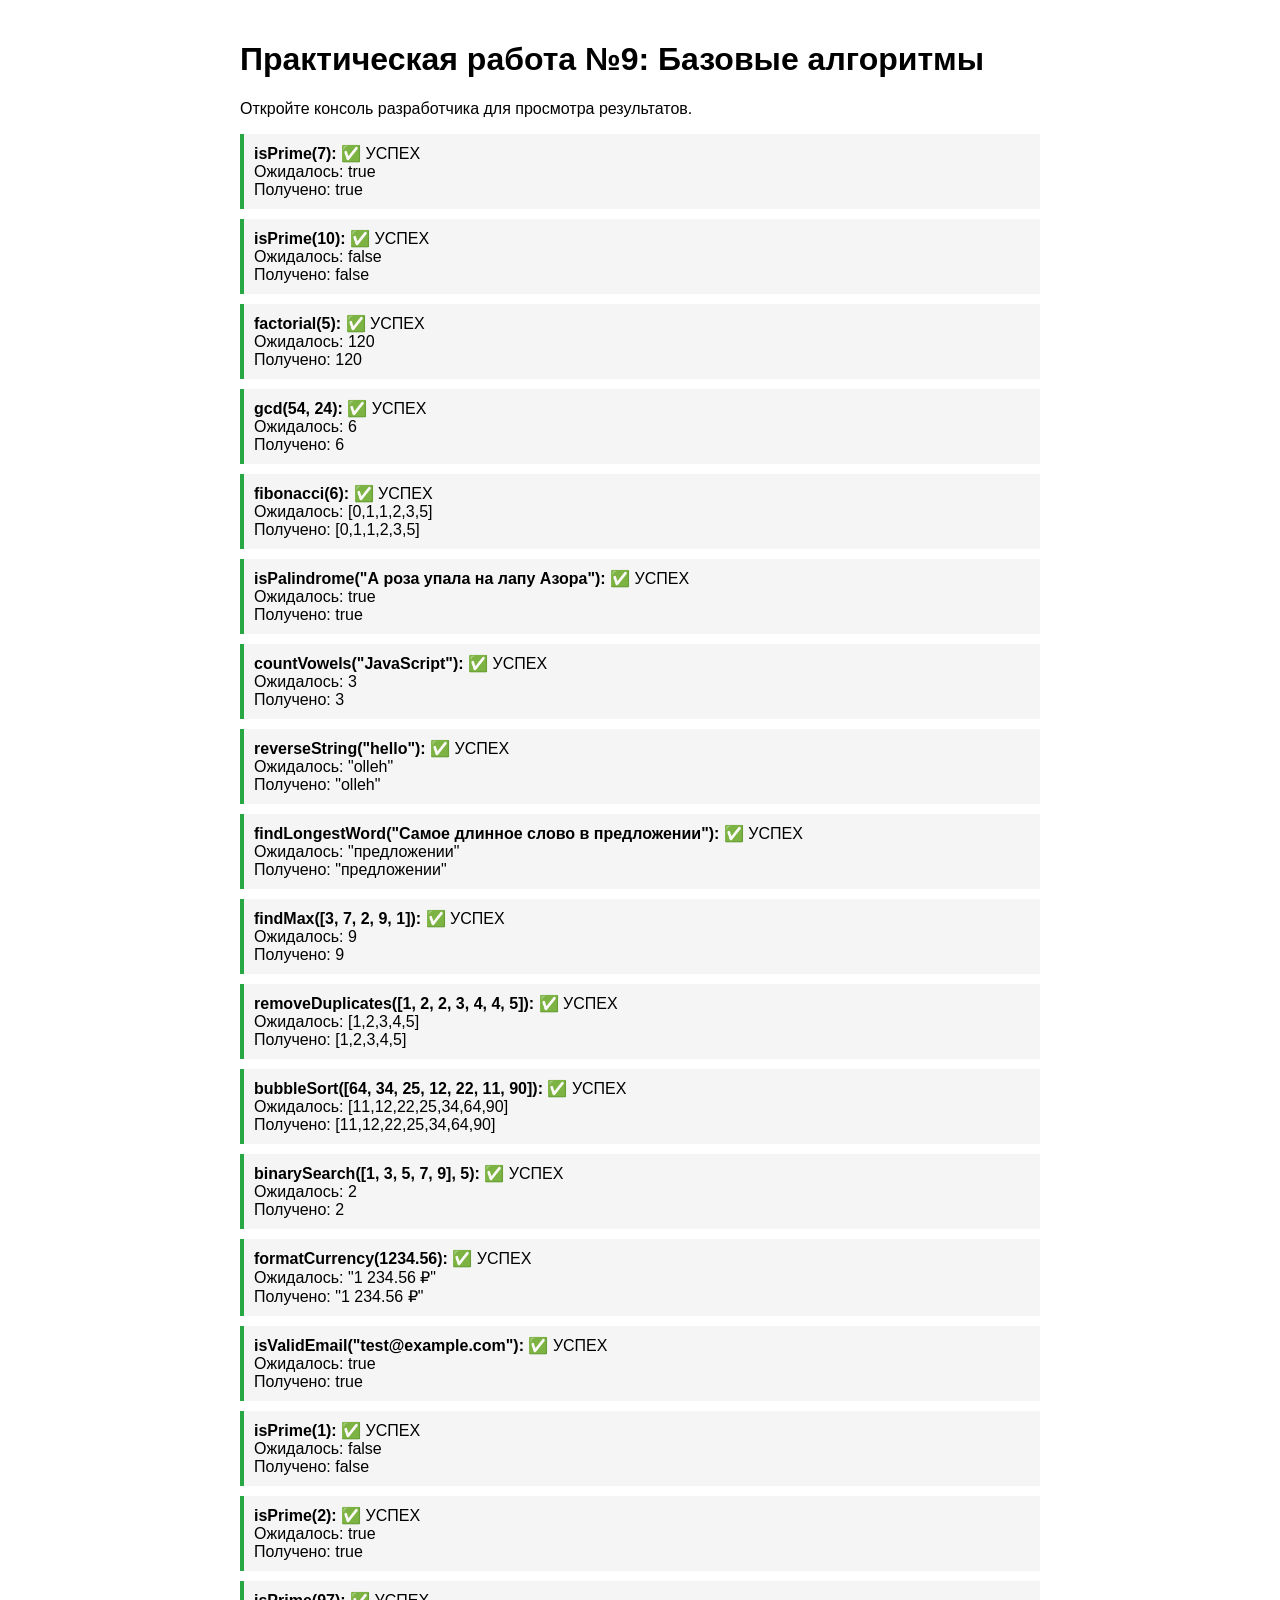
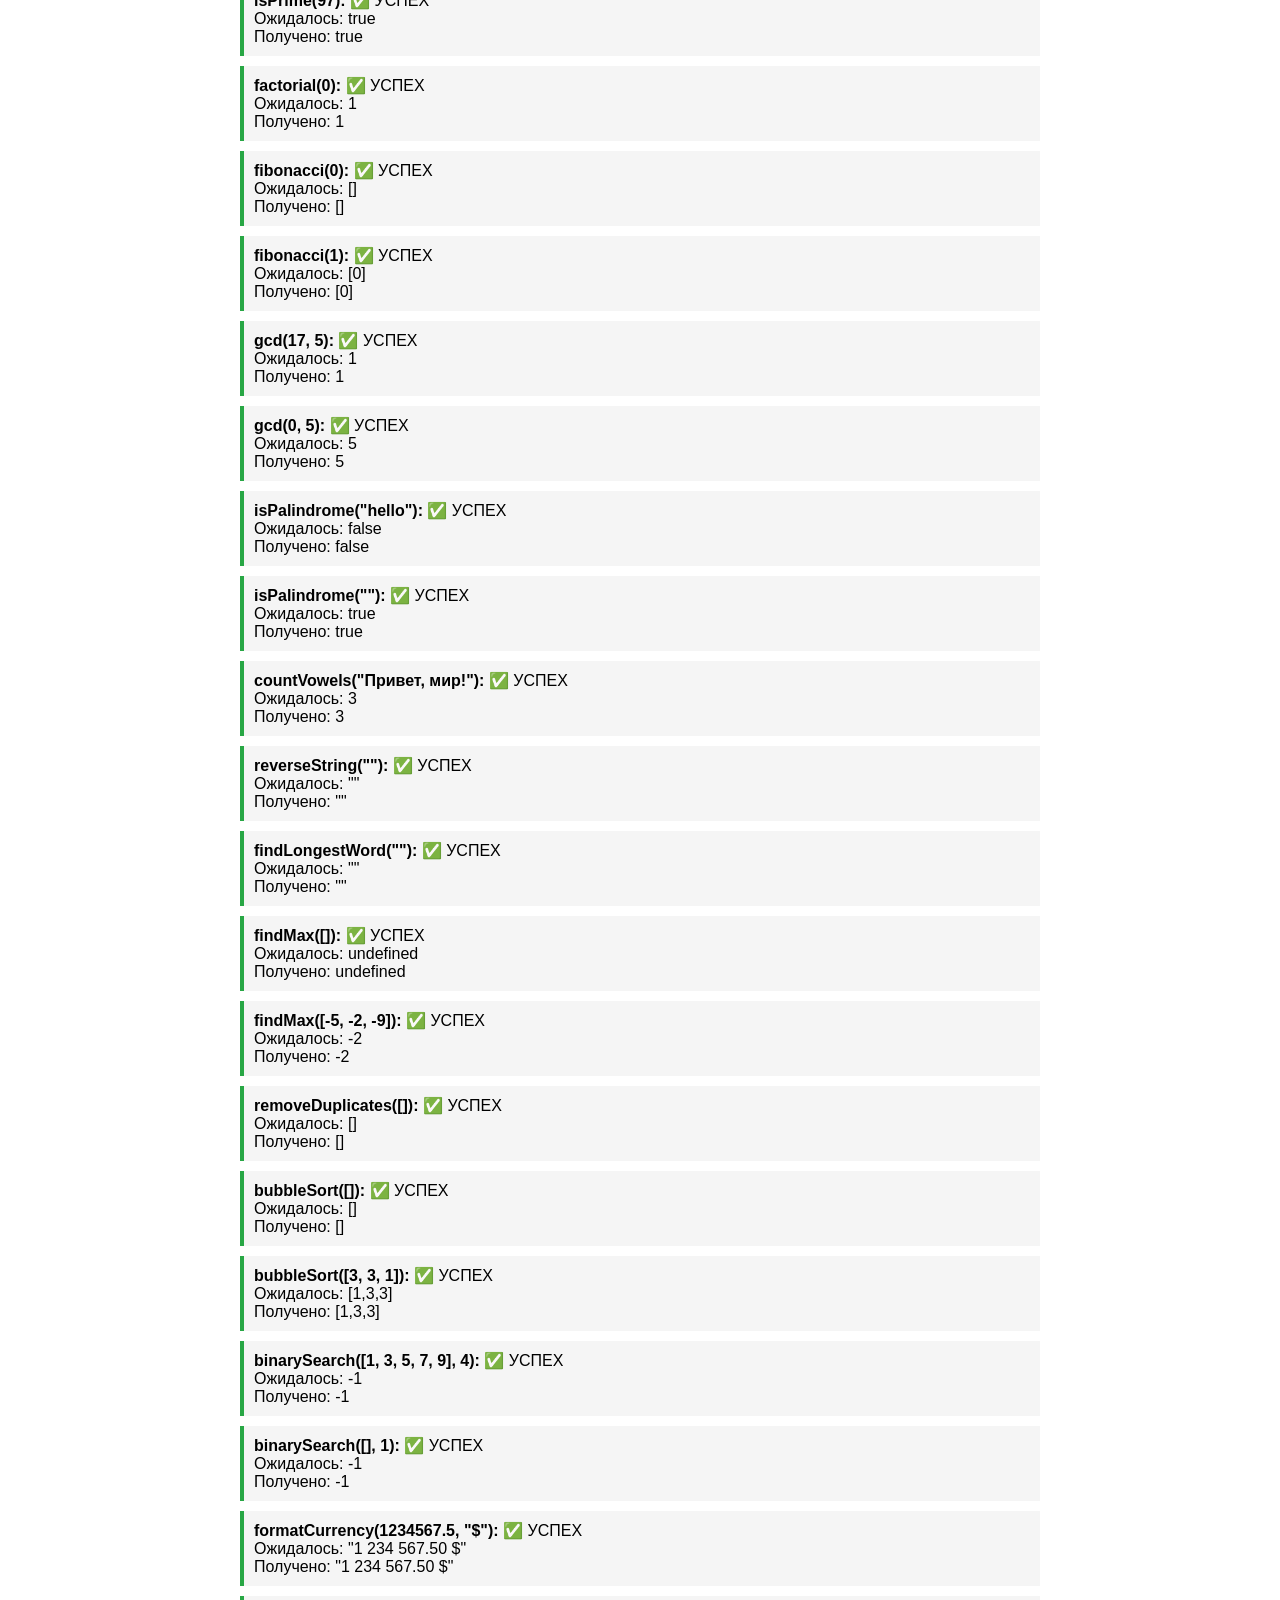
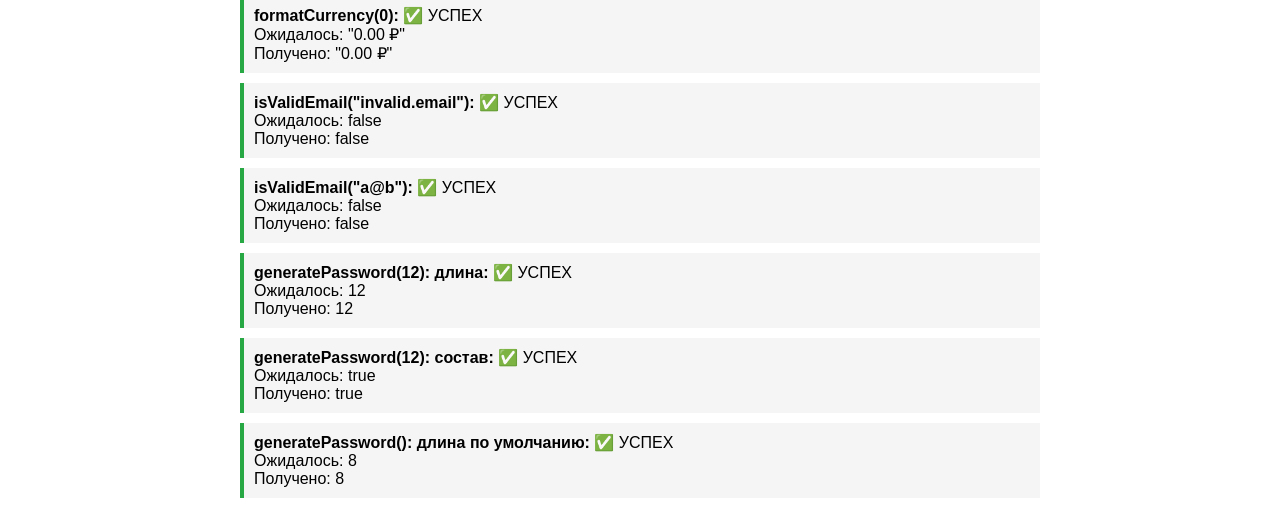
<file: js_algorithms/index.html>
<!DOCTYPE html>
<html lang="ru">
<head>
    <meta charset="UTF-8">
    <meta name="viewport" content="width=device-width, initial-scale=1.0">
    <title>JavaScript: Базовые алгоритмы</title>
    <link rel="stylesheet" href="style.css">
</head>
<body>
    <h1>Практическая работа №9: Базовые алгоритмы</h1>
    <p>Откройте консоль разработчика для просмотра результатов.</p>
    <div id="testResults"></div>

    <script src="algorithms.js"></script>
    <script src="tests.js"></script>
</body>
</html>
</file>
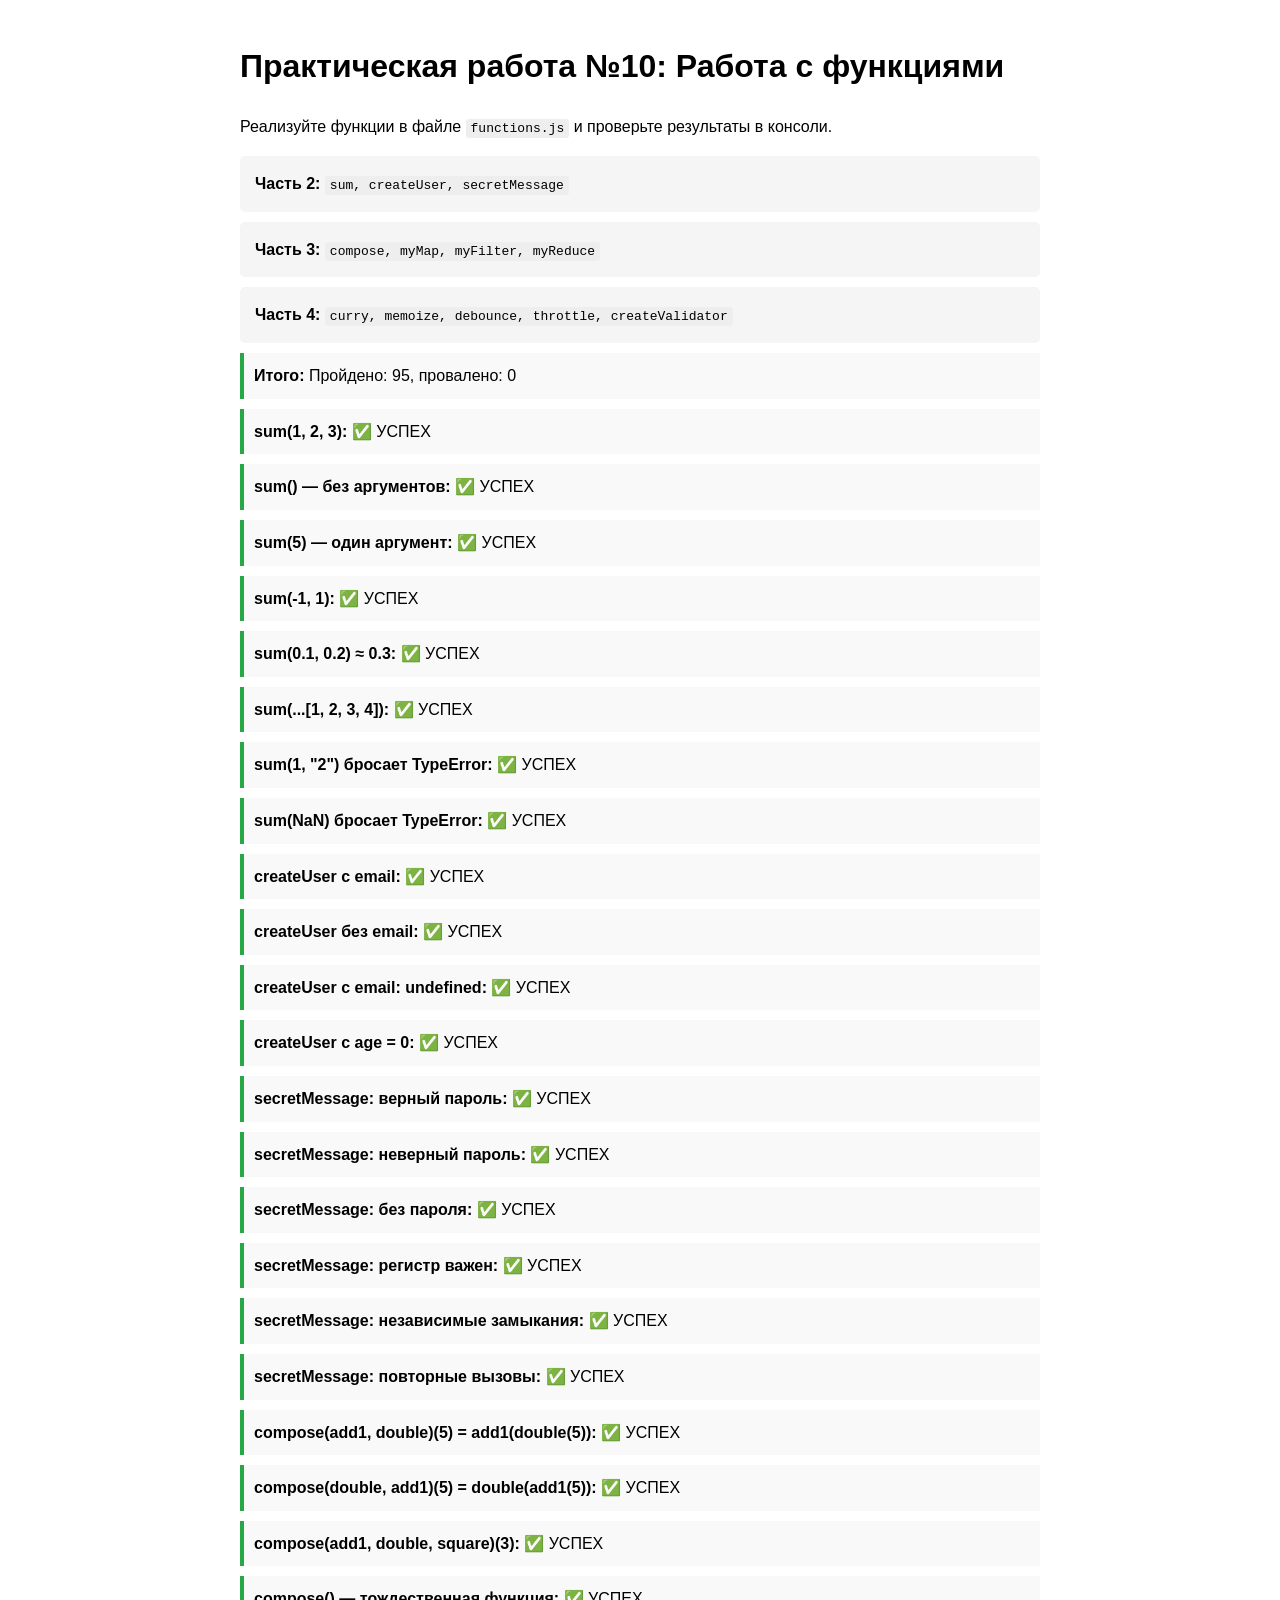
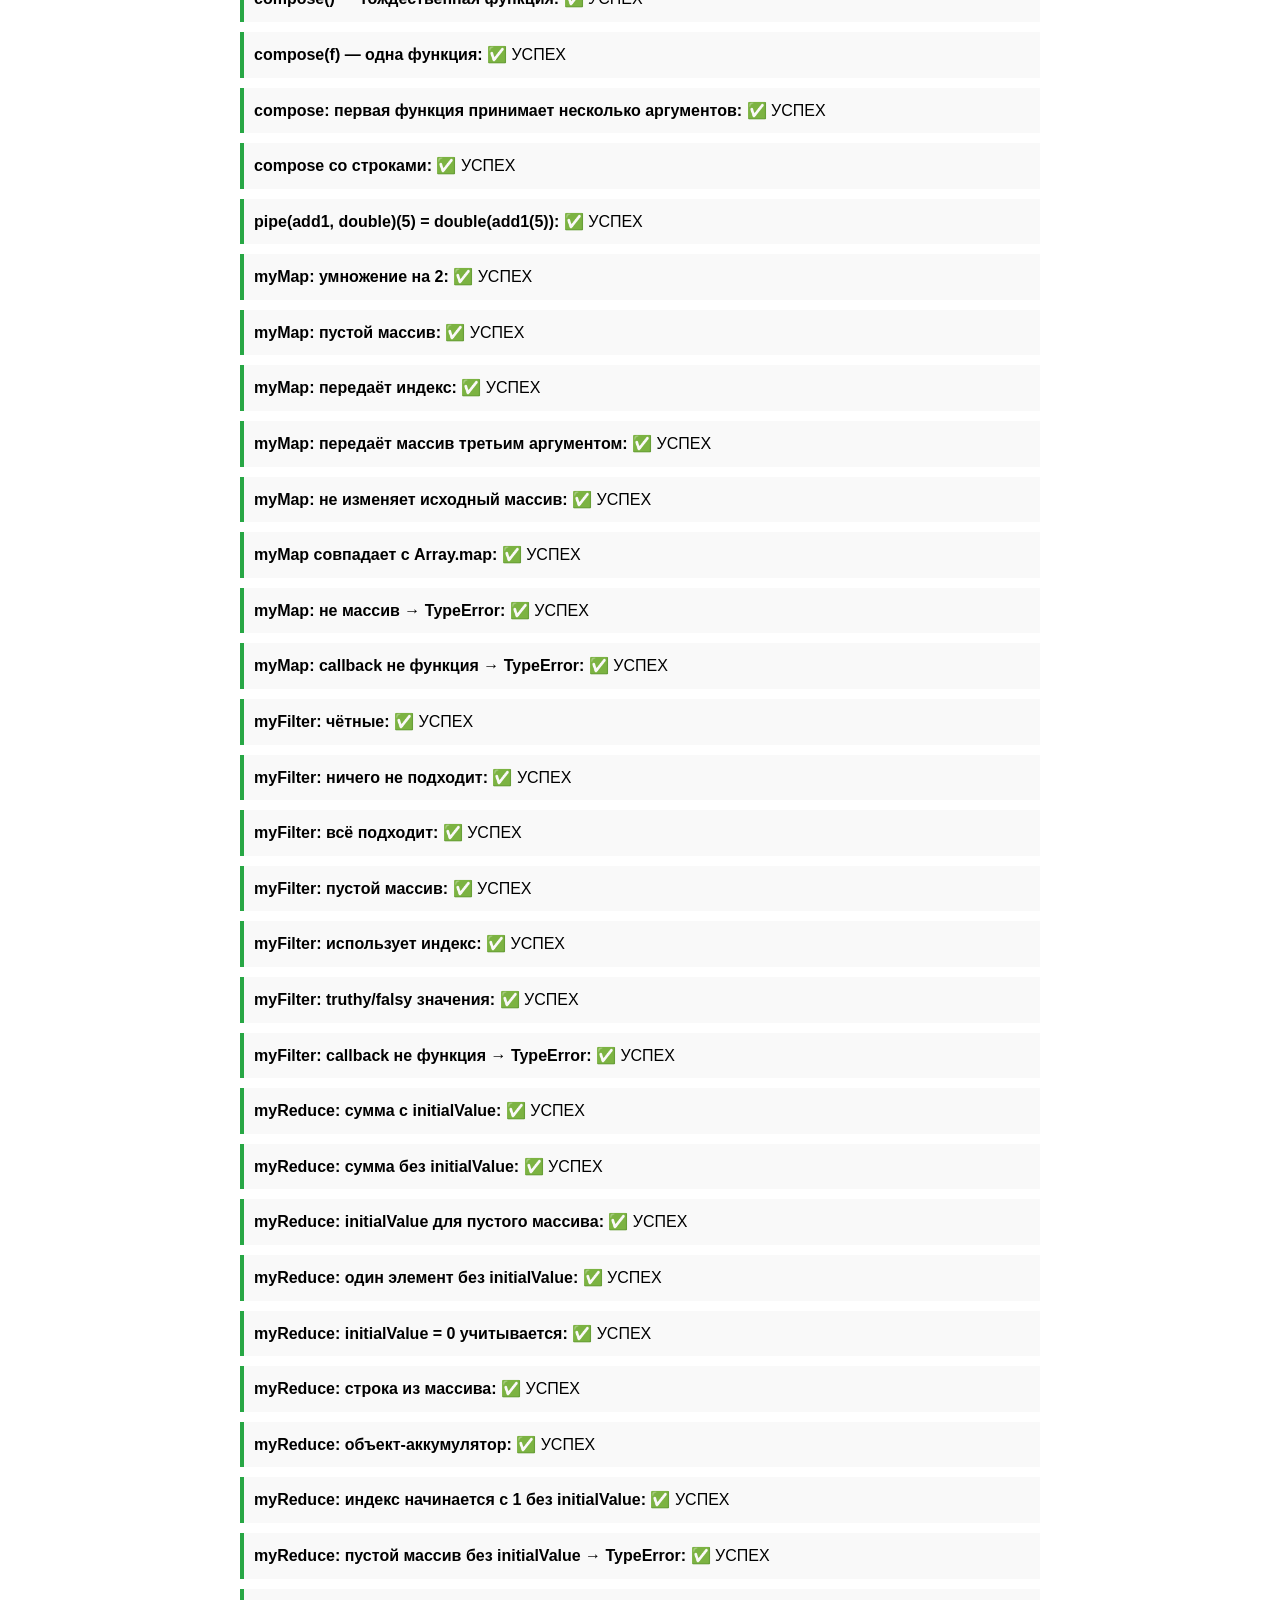
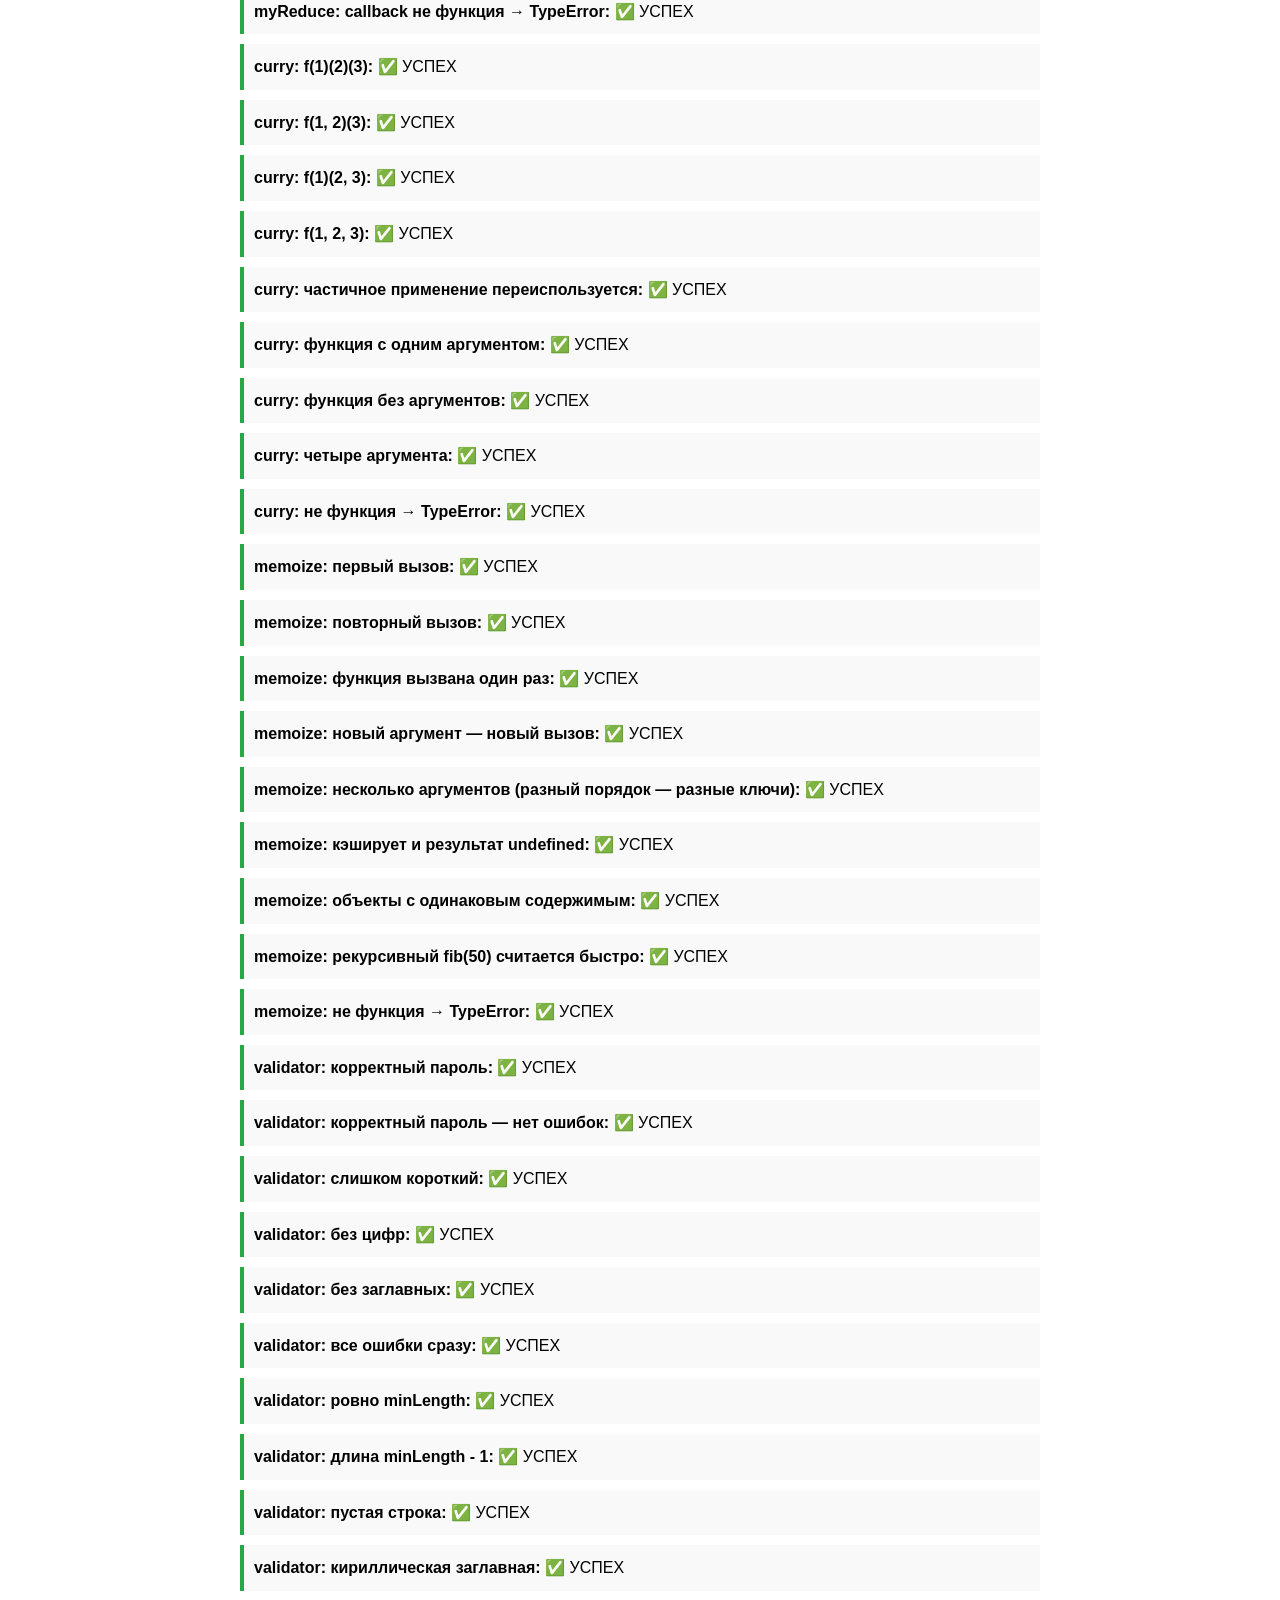
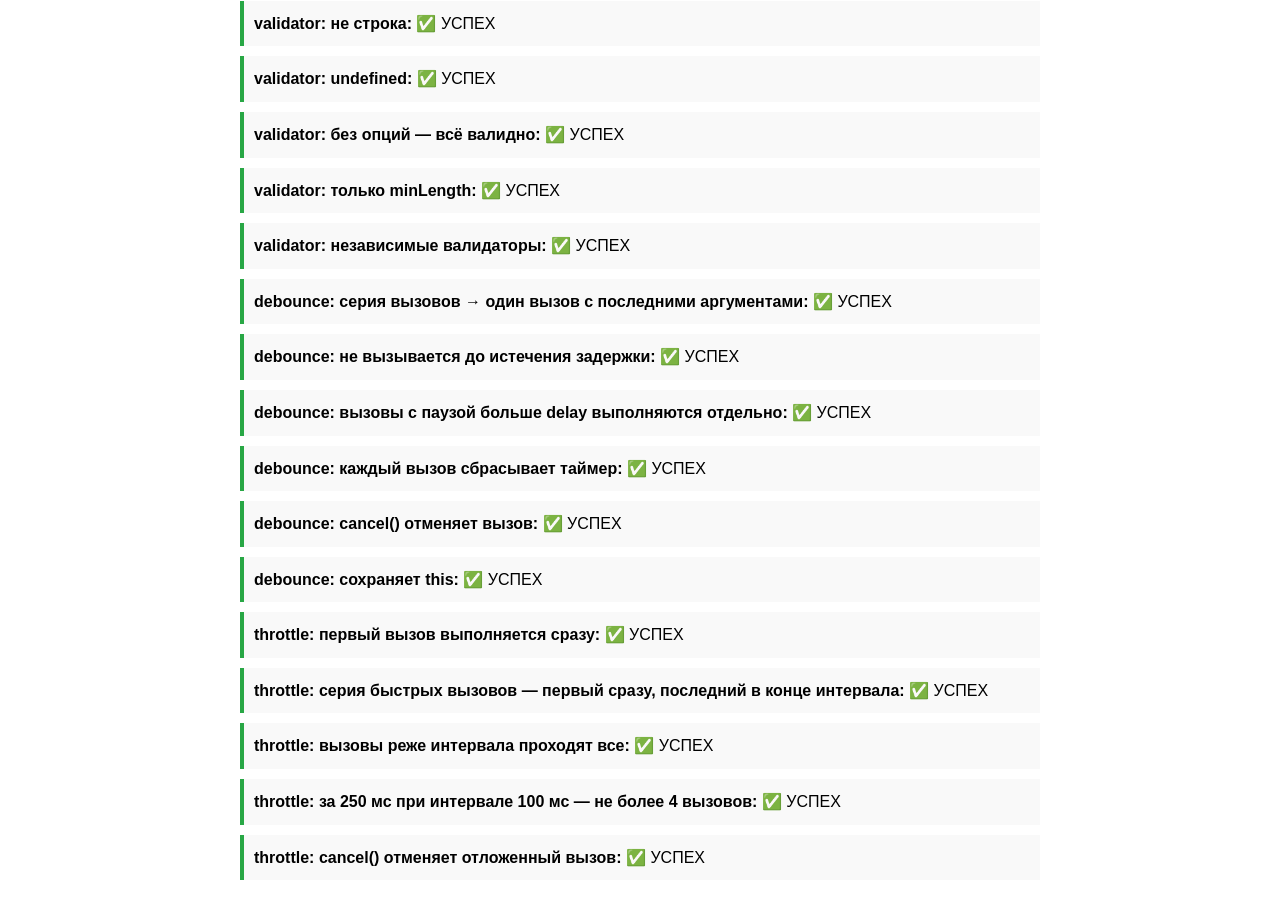
<file: js_functions/index.html>
<!DOCTYPE html>
<html lang="ru">
<head>
    <meta charset="UTF-8">
    <meta name="viewport" content="width=device-width, initial-scale=1.0">
    <title>JavaScript: Работа с функциями</title>
    <link rel="stylesheet" href="style.css">
</head>
<body>
    <h1>Практическая работа №10: Работа с функциями</h1>
    <p>Реализуйте функции в файле <code>functions.js</code> и проверьте результаты в консоли.</p>

    <div id="tasksInfo"></div>
    <div id="testResults"></div>

    <script src="functions.js"></script>
    <script src="tests.js"></script>
</body>
</html>
</file>
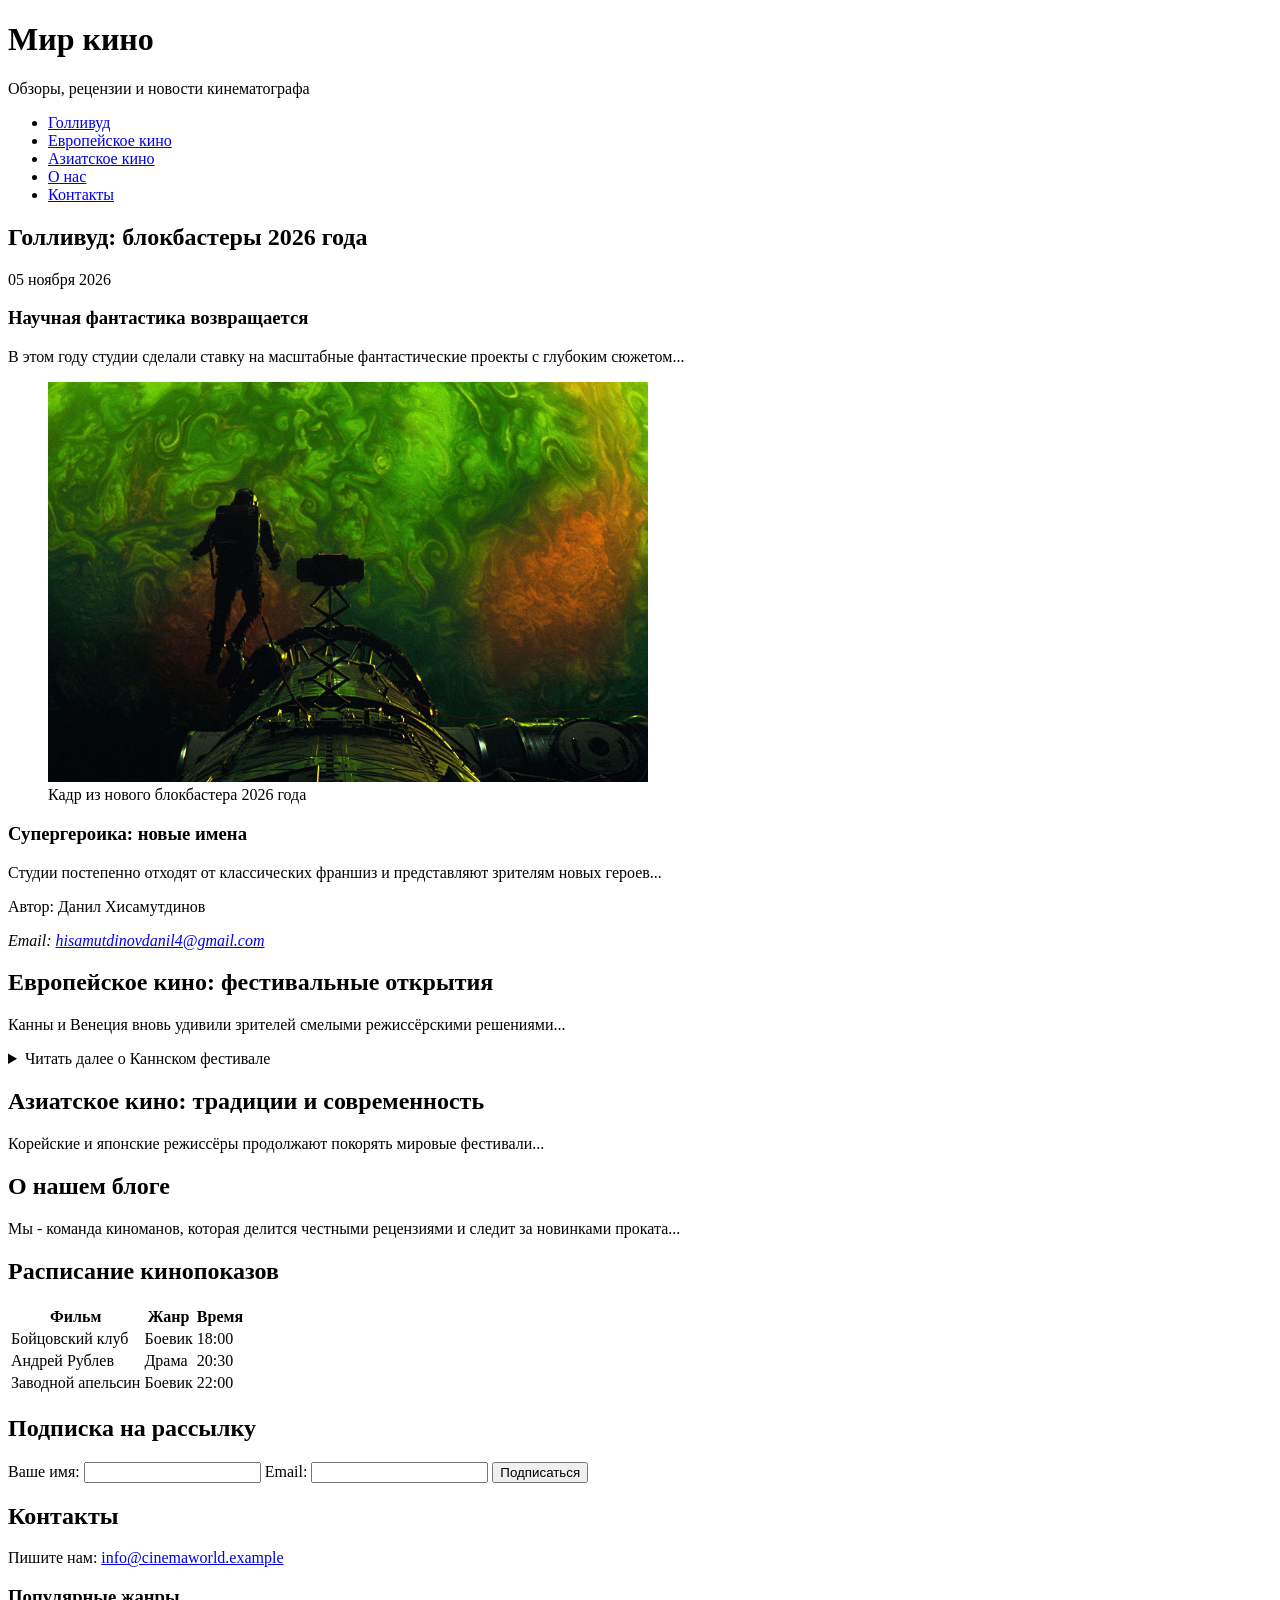
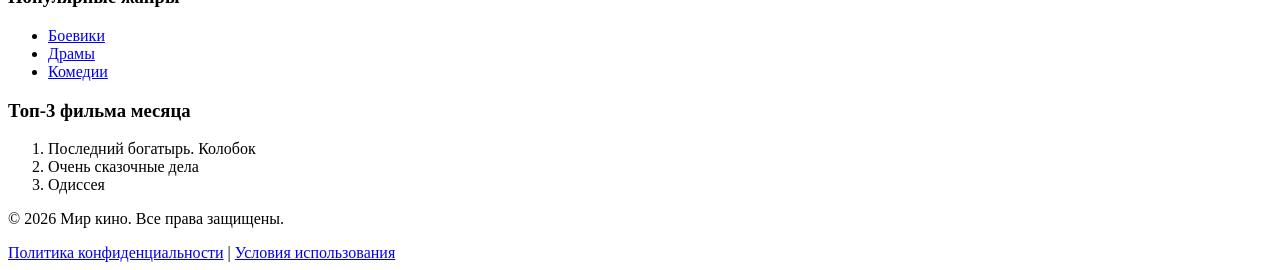
<file: semantic-html-project-main/index.html>
<!DOCTYPE html>
<html lang="ru">
<head>
    <meta charset="UTF-8">
    <meta name="viewport" content="width=device-width, initial-scale=1.0">
    <meta name="description" content="Блог о кино: обзоры, рецензии и новости мира кинематографа">
    <title>Мир кино — Блог о фильмах и рецензиях</title>
</head>
<body>
    <header>
        <h1>Мир кино</h1>
        <p>Обзоры, рецензии и новости кинематографа</p>
    </header>
    <nav>
        <ul>
            <li><a href="#hollywood">Голливуд</a></li>
            <li><a href="#european">Европейское кино</a></li>
            <li><a href="#asian">Азиатское кино</a></li>
            <li><a href="#about">О нас</a></li>
            <li><a href="#contact">Контакты</a></li>
        </ul>
    </nav>
    <main>
        <article id="hollywood">
            <header>
                <h2>Голливуд: блокбастеры 2026 года</h2>
                <time datetime="2026-11-05">05 ноября 2026</time>
            </header>

            <section>
                <h3>Научная фантастика возвращается</h3>
                <p>В этом году студии сделали ставку на масштабные фантастические проекты с глубоким сюжетом...</p>
                <figure>
                    <img src="images/film.jpg" alt="Кадр из фантастического фильма" width="600" height="400">
                    <figcaption>Кадр из нового блокбастера 2026 года</figcaption>
                </figure>
            </section>

            <section>
                <h3>Супергероика: новые имена</h3>
                <p>Студии постепенно отходят от классических франшиз и представляют зрителям новых героев...</p>
            </section>

            <footer>
                <p>Автор: Данил Хисамутдинов</p>
                <address>Email: <a href="mailto:hisamutdinovdanil4@gmail.com">hisamutdinovdanil4@gmail.com</a></address>
            </footer>
        </article>
        <article id="european">
            <h2>Европейское кино: фестивальные открытия</h2>
            <p>Канны и Венеция вновь удивили зрителей смелыми режиссёрскими решениями...</p>
            <details>
                <summary>Читать далее о Каннском фестивале</summary>
                <p>В этом году главный приз получил фильм, который критики называют "новой волной" европейского авторского кино...</p>
            </details>
        </article>
        <article id="asian">
            <h2>Азиатское кино: традиции и современность</h2>
            <p>Корейские и японские режиссёры продолжают покорять мировые фестивали...</p>
        </article>
        <section id="about">
            <h2>О нашем блоге</h2>
            <p>Мы - команда киноманов, которая делится честными рецензиями и следит за новинками проката...</p>
        </section>
        <section id="schedule">
            <h2>Расписание кинопоказов</h2>
            <table>
                <thead>
                    <tr>
                        <th>Фильм</th>
                        <th>Жанр</th>
                        <th>Время</th>
                    </tr>
                </thead>
                <tbody>
                    <tr>
                        <td>Бойцовский клуб</td>
                        <td>Боевик</td>
                        <td>18:00</td>
                    </tr>
                    <tr>
                        <td>Андрей Рублев</td>
                        <td>Драма</td>
                        <td>20:30</td>
                    </tr>
                    <tr>
                        <td>Заводной апельсин</td>
                        <td>Боевик</td>
                        <td>22:00</td>
                    </tr>
                </tbody>
            </table>
        </section>
        <section id="subscribe">
            <h2>Подписка на рассылку</h2>
            <form action="#" method="post">
                <label for="name">Ваше имя:</label>
                <input type="text" id="name" name="name" required>

                <label for="email">Email:</label>
                <input type="email" id="email" name="email" required>

                <button type="submit">Подписаться</button>
            </form>
        </section>
        <section id="contact">
            <h2>Контакты</h2>
            <p>Пишите нам: <a href="mailto:info@cinemaworld.example">info@cinemaworld.example</a></p>
        </section>

    </main>
    <aside>
        <h3>Популярные жанры</h3>
        <ul>
            <li><a href="#action">Боевики</a></li>
            <li><a href="#drama">Драмы</a></li>
            <li><a href="#comedy">Комедии</a></li>
        </ul>

        <h3>Топ-3 фильма месяца</h3>
        <ol>
            <li>Последний богатырь. Колобок</li>
            <li>Очень сказочные дела</li>
            <li>Одиссея</li>
        </ol>
    </aside>
    <footer>
        <p>&copy; 2026 Мир кино. Все права защищены.</p>
        <nav>
            <a href="#privacy">Политика конфиденциальности</a> |
            <a href="#terms">Условия использования</a>
        </nav>
    </footer>
</body>
</html>
</file>
<file: async_operations/styles.css>
* { margin: 0; padding: 0; box-sizing: border-box; }
body {
  font-family: "Segoe UI", Tahoma, Geneva, Verdana, sans-serif;
  line-height: 1.6; color: #333;
  background: linear-gradient(135deg, #667eea 0%, #764ba2 100%);
  min-height: 100vh;
}
.container { max-width: 1200px; margin: 0 auto; padding: 20px; }
header {
  background: rgba(255,255,255,.95); padding: 2rem; text-align: center;
  border-radius: 15px; margin-bottom: 2rem; box-shadow: 0 8px 32px rgba(0,0,0,.1);
}
header h1 { color: #2c3e50; margin-bottom: .5rem; }
header p { color: #7f8c8d; }
.task-area {
  background: rgba(255,255,255,.96); padding: 1.5rem; margin-bottom: 1.5rem;
  border-radius: 12px; box-shadow: 0 4px 20px rgba(0,0,0,.1);
  border-left: 5px solid #3498db;
}
.task-area h2 { color: #2c3e50; margin-bottom: 1rem; padding-bottom: .5rem; border-bottom: 2px solid #ecf0f1; }
.demo { margin: 1rem 0; }
button {
  background: linear-gradient(135deg, #3498db, #2980b9); color: white; border: none;
  padding: .75rem 1rem; margin: .35rem; border-radius: 8px; cursor: pointer;
  font-size: 1rem; transition: all .2s ease; box-shadow: 0 4px 12px rgba(52,152,219,.25);
}
button:hover { transform: translateY(-2px); box-shadow: 0 6px 18px rgba(52,152,219,.35); }
button:active { transform: translateY(0); }
button:disabled { background: #bdc3c7; cursor: not-allowed; transform: none; box-shadow: none; }
.output {
  background: #f8f9fa; padding: 1rem; margin: 1rem 0; border-radius: 8px;
  border-left: 4px solid #3498db; min-height: 40px; white-space: pre-wrap;
  overflow-wrap: anywhere; font-family: "Courier New", monospace;
}
.data-container { max-height: 320px; overflow-y: auto; border: 1px solid #bdc3c7; border-radius: 8px; padding: .75rem; background: #fff; }
.user-card { border: 1px solid #ecf0f1; border-radius: 8px; padding: .8rem; margin: .5rem 0; box-shadow: 0 2px 5px rgba(0,0,0,.06); }
.user-card h3 { color: #2c3e50; margin-bottom: .25rem; }
.user-card p { color: #7f8c8d; margin: .15rem 0; }
.progress-bar { width: 100%; height: 20px; background: #ecf0f1; border-radius: 10px; margin: 1rem 0; overflow: hidden; }
.progress-fill { height: 100%; width: 0; background: linear-gradient(90deg, #2ecc71, #27ae60); border-radius: 10px; transition: width .15s ease; }
.success { border-left-color: #27ae60; background: #eafaf1; }
.error { border-left-color: #e74c3c; background: #fff0f0; }
.warning { border-left-color: #f39c12; background: #fff8e1; }
.loading { opacity: .75; }
.spinner { display: inline-block; width: 16px; height: 16px; border: 3px solid #f3f3f3; border-top: 3px solid #3498db; border-radius: 50%; animation: spin 1s linear infinite; vertical-align: middle; margin-right: 8px; }
@keyframes spin { to { transform: rotate(360deg); } }
footer { text-align: center; margin-top: 2rem; padding: 1.5rem; background: rgba(255,255,255,.95); border-radius: 12px; color: #7f8c8d; }
@media (max-width: 650px) { .container { padding: 12px; } header, .task-area { padding: 1rem; } button { width: calc(100% - .7rem); } }
</file>
<file: css_grid_practice/styles.css>
/*Основной Grid-контейнеp*/
.grid-container {
    display: grid;
    grid-template-areas:
        "header header"
        "nav main"
        "sidebar footer";
    grid-template-rows: auto 1fr auto;
    grid-template-columns: 250px 1fr;
    min-height: 100vh;
    gap: 0; 
}

.header {
    grid-area: header;
    background: linear-gradient(135deg, #667eea 0%, #764ba2 100%);
    color: white;
    padding: 2rem;
    text-align: center;
}

.header h1 {
    font-size: 2.5rem;
    margin-bottom: 0.5rem;
}

.navigation {
    grid-area: nav;
    background-color: #f4f4f4;
    padding: 1.5rem;
}

.navigation h2 {
    margin-bottom: 1rem;
    color: #2c3e50;
}

.navigation ul {
    list-style: none;
    display: flex;
    flex-direction: column;
    gap: 0.5rem;
}

.navigation a {
    display: block;
    padding: 0.75rem 1rem;
    color: #2c3e50;
    text-decoration: none;
    background-color: #e0e0e0;
    border-radius: 6px;
    transition: background-color 0.3s;
}

.navigation a:hover {
    background-color: #667eea;
    color: white;
}

/*Основной контент*/
.main-content {
    grid-area: main;
    padding: 2rem;
    display: grid;
    gap: 2rem;
    grid-template-rows: auto 1fr;
}


.featured {
    background: linear-gradient(135deg, #f093fb 0%, #f5576c 100%);
    color: white;
    padding: 2rem;
    border-radius: 10px;
    text-align: center;
}

.featured h2 {
    font-size: 2rem;
    margin-bottom: 1rem;
}

.gallery {
    display: grid;
    grid-template-columns: repeat(auto-fill, minmax(250px, 1fr));
    gap: 1.5rem;
    align-items: start;
    justify-items: center;
    grid-auto-rows: minmax(150px, auto);
    grid-auto-flow: row dense;
}

.gallery-item {
    background: linear-gradient(135deg, #4facfe 0%, #00f2fe 100%);
    color: white;
    padding: 2rem;
    border-radius: 8px;
    display: flex;
    align-items: center;
    justify-content: center;
    font-weight: bold;
    min-height: 150px;
    width: 100%;
}

.gallery-item:nth-child(1) {
    grid-area: 1 / 1 / 2 / 2;
}

.gallery-item:nth-child(2) {
    grid-area: 1 / 2 / 2 / 3;
}

.gallery-item:nth-child(3) {
    grid-column: span 2;
    background: linear-gradient(135deg, #ff9a9e 0%, #fecfef 100%);
}

.sidebar {
    grid-area: sidebar;
    background-color: #ecf0f1;
    padding: 1.5rem;
}

.sidebar h2 {
    margin-bottom: 1rem;
    color: #2c3e50;
}

.footer {
    grid-area: footer;
    display: grid;
    grid-template-columns: repeat(4, 1fr);
    gap: 1rem;
    background-color: #34495e;
    color: white;
    padding: 2rem;
}

.footer-section {
    background-color: #2c3e50;
    padding: 1.5rem;
    border-radius: 6px;
    text-align: center;
}

@media (max-width: 1024px) {
    .grid-container {
        grid-template-areas:
            "header header"
            "nav nav"
            "main main"
            "sidebar sidebar"
            "footer footer";
        grid-template-columns: 1fr;
    }

    .navigation ul {
        flex-direction: column;
        gap: 0.5rem;
    }

    .gallery {
        grid-template-columns: repeat(auto-fit, minmax(180px, 1fr));
    }

    .footer {
        grid-template-columns: repeat(2, 1fr);
    }
}
</file>
<file: css_practice/styles.css>
body {
  font-family: 'Segoe UI', Tahoma, Geneva, Verdana, sans-serif;
  line-height: 1.6;
  color: #2c3e50;
  padding: 20px;
  background-color: #fafafa;
}

h1 {
  color: darkblue;
}

.main-header {
  background-color: #f4f4f4;
  padding: 20px;
  border-bottom: 2px solid #ccc;
}

.subtitle {
  font-style: italic;
  color: #666;
}

#site-title {
  text-align: center;
  margin-bottom: 10px;
}

.content > article {
  background-color: white;
  padding: 15px;
  margin: 10px 0;
}

.post p {
  margin-bottom: 10px;
}

h2 + p {
  font-weight: bold;
  font-size: 1.1em;
}

.card {
  border: 1px solid #ddd;
  padding: 15px;
  border-radius: 5px;
  background-color: #fff;
}

p {
  color: black;
  font-size: 16px;
}

.post p {
  color: darkgreen;
}

.featured-post p {
  color: darkred;
}

.featured-post .intro {
  color: purple;
  font-size: 18px;
}

.card {
  border: 2px solid #3498db;
  padding: inherit; 
}

/* Наследование шрифтов */
.examples {
  font-size: 14px;
  font-weight: normal;
  padding: 15px;
}

li:hover {
  background-color: yellow;
  cursor: pointer;
}

li:nth-child(odd) {
  background-color: #f9f9f9;
}

.main-header:hover {
  background-color: #e9e9e9;
  transition: background-color 0.3s;
}

p::first-line {
  font-weight: bold;
}

.post h2::after {
  content: " ★";
  color: gold;
}

.card::before {
  content: "→ ";
  color: green;
}

.important {
  color: crimson;
  border-left: 4px solid currentColor;
  padding-left: 6px;
}

/* Медиа-запрос для адаптивности */
@media (max-width: 600px) {
  body {
    padding: 10px;
    font-size: 15px;
  }
  #site-title {
    font-size: 1.4rem;
  }
  .content > article,
  .card {
    padding: 10px;
  }
}


@keyframes fadeInUp {
  from { opacity: 0; transform: translateY(10px); }
  to   { opacity: 1; transform: translateY(0); }
}

.main-header h1 {
  animation: fadeInUp 0.6s ease-out both;
}


:root {
  --accent: #3498db;
  --accent-dark: #2c3e50;
}

.main-footer {
  margin-top: 20px;
  padding: 12px;
  text-align: center;
  color: var(--accent-dark);
  border-top: 2px solid var(--accent);
}
</file>
<file: dom_manipulation/styles.css>
* {
  margin: 0;
  padding: 0;
  box-sizing: border-box;
}

body {
  font-family: "Segoe UI", Tahoma, Geneva, Verdana, sans-serif;
  line-height: 1.6;
  color: #333;
  background-color: #f5f5f5;
}

.container {
  max-width: 1000px;
  margin: 0 auto;
  padding: 20px;
}

header {
  background: linear-gradient(135deg, #667eea 0%, #764ba2 100%);
  color: white;
  padding: 2rem;
  text-align: center;
  border-radius: 10px;
  margin-bottom: 2rem;
}

header p { margin-top: .5rem; }

.task-area {
  background: white;
  padding: 1.5rem;
  margin-bottom: 1.5rem;
  border-radius: 8px;
  box-shadow: 0 2px 10px rgba(0,0,0,.08);
  border-left: 4px solid #3498db;
}

.task-area h3 {
  color: #2c3e50;
  margin-bottom: 1rem;
  border-bottom: 2px solid #ecf0f1;
  padding-bottom: .5rem;
}

.target {
  min-height: 50px;
  border: 2px dashed #bdc3c7;
  padding: 1rem;
  margin: 1rem 0;
  border-radius: 4px;
}

.card {
  background: #f8f9fa;
  padding: 1rem;
  margin: .5rem 0;
  border-radius: 6px;
  border-left: 3px solid #3498db;
}
.card h4 { margin-bottom: .4rem; color: #2c3e50; }

.family-tree {
  border: 1px solid #3498db;
  padding: 1rem;
  border-radius: 4px;
  background: #ecf0f1;
}

.parent {
  background: #3498db;
  color: white;
  padding: 1rem;
  margin: .5rem 0;
  border-radius: 4px;
}

.child {
  background: #2980b9;
  color: white;
  padding: .5rem;
  margin: .25rem 0 .25rem 2rem;
  border-radius: 4px;
}

.special { background: #e74c3c; }

.info-output {
  margin: .75rem 0;
  padding: .75rem;
  border-radius: 4px;
  background: #f8f9fa;
}

.style-demo {
  padding: 1rem;
  margin: 1rem 0;
  border: 2px solid #34495e;
  border-radius: 4px;
  transition: all .3s ease;
}

.active-style {
  background: #2ecc71;
  color: white;
  transform: scale(1.04);
  box-shadow: 0 4px 15px rgba(0,0,0,.2);
}

.event-area, .list-controls { margin: 1rem 0; }

button {
  background: #3498db;
  color: white;
  border: none;
  padding: .5rem 1rem;
  margin: .25rem;
  border-radius: 4px;
  cursor: pointer;
  transition: background .3s ease;
}

button:hover { background: #2980b9; }
button:active { transform: translateY(1px); }

input {
  padding: .5rem;
  border: 2px solid #bdc3c7;
  border-radius: 4px;
  margin: .25rem;
  max-width: 100%;
}

input:focus { outline: none; border-color: #3498db; }

#dynamic-list { list-style: none; margin: 1rem 0; }

.list-item {
  background: #ecf0f1;
  padding: .5rem 1rem;
  margin: .25rem 0;
  border-radius: 4px;
  display: flex;
  justify-content: space-between;
  align-items: center;
  gap: 1rem;
  transition: background .3s ease;
}
.list-item:hover { background: #d5dbdb; }
.list-item button { background: #e74c3c; padding: .25rem .5rem; font-size: .8rem; }
.list-item button:hover { background: #c0392b; }

form {
  background: #ecf0f1;
  padding: 1rem;
  border-radius: 4px;
  margin: 1rem 0;
}
form div { margin: .5rem 0; }
label { display: inline-block; width: 80px; font-weight: bold; }

#form-output, #test-results {
  margin: 1rem 0;
  padding: 1rem;
  border-radius: 4px;
  min-height: 30px;
}
.success-message {
  background: #d4edda;
  color: #155724;
  border: 1px solid #c3e6cb;
}
.error-message {
  background: #f8d7da;
  color: #721c24;
  border: 1px solid #f5c6cb;
}
.test-result {
  margin: 10px 0;
  padding: 10px;
  border-left: 4px solid #007acc;
  background: #f9f9f9;
}
.test-success { border-color: #27ae60; background: #d5f4e6; }
.test-failure { border-color: #e74c3c; background: #ffdad6; }

footer {
  text-align: center;
  margin-top: 2rem;
  padding: 1rem;
  background: #34495e;
  color: white;
  border-radius: 4px;
}

@media (max-width: 600px) {
  .container { padding: 12px; }
  header { padding: 1.25rem; }
  .task-area { padding: 1rem; }
  label { width: auto; display: block; }
}
</file>
<file: event_handling/styles.css>
* { margin:0; padding:0; box-sizing:border-box; }
body {
  font-family:"Segoe UI",Tahoma,Geneva,Verdana,sans-serif;
  line-height:1.6; color:#333;
  background:linear-gradient(135deg,#667eea 0%,#764ba2 100%);
  min-height:100vh;
}
.container { max-width:1200px; margin:0 auto; padding:20px; }
header {
  background:rgba(255,255,255,.95); padding:2rem; text-align:center;
  border-radius:15px; margin-bottom:2rem; box-shadow:0 8px 32px rgba(0,0,0,.1);
}
header h1 { color:#27356f; }
header p { color:#555; margin-top:.4rem; }
.task-area {
  background:#fff; padding:1.5rem; margin-bottom:1.5rem;
  border-radius:12px; box-shadow:0 4px 18px rgba(0,0,0,.09);
}
.task-area h3 { color:#2c3e50; margin-bottom:1rem; border-bottom:2px solid #ecf0f1; padding-bottom:.5rem; }
button {
  background:#3498db; color:white; border:0; padding:.65rem 1rem;
  margin:.3rem; border-radius:5px; cursor:pointer; transition:.2s;
}
button:hover { background:#247db5; }
button:active { transform:translateY(1px); }
input { padding:.65rem; border:2px solid #bdc3c7; border-radius:5px; margin:.3rem; width:min(100%,420px); }
input:focus { outline:none; border-color:#3498db; }
.output { background:#f4f6f8; padding:.8rem 1rem; margin:.6rem 0; border-radius:5px; min-height:2.5rem; overflow-wrap:anywhere; }
.color-box {
  width:min(100%,400px); height:130px; display:flex; align-items:center; justify-content:center;
  background:#3498db; color:white; border-radius:8px; margin:.8rem 0; transition:background .2s;
}
.pulse { animation:pulse .5s ease; }
@keyframes pulse { 0%,100%{transform:scale(1)} 50%{transform:scale(1.08)} }
.shake { animation:shake .45s ease; }
@keyframes shake { 0%,100%{transform:translateX(0)} 20%,60%{transform:translateX(-8px)} 40%,80%{transform:translateX(8px)} }
.item-list { display:grid; gap:.5rem; margin:.5rem 0; }
.item { background:#edf2f7; padding:.7rem 1rem; border-radius:5px; cursor:pointer; display:flex; justify-content:space-between; align-items:center; border:2px solid transparent; }
.item.selected { background:#dbeafe; border-color:#3498db; }
.item .delete { background:#e74c3c; padding:.15rem .55rem; margin:0; font-size:1.2rem; line-height:1.2; }
.prevent-link { display:inline-block; color:#2879bd; margin:.5rem 0; }
.prevent-form { margin:.5rem 0; }
.image-container { margin:.8rem 0; display:flex; flex-wrap:wrap; gap:10px; }
.image-container img { max-width:100%; border-radius:8px; }
.key-combination { margin-top:.6rem; padding:.8rem; background:#f5f5f5; border-radius:5px; }
.key-combination ul { padding-left:1.5rem; }
.success { color:#176b36; background:#d8f3df; }
.error { color:#9b2020; background:#fce0e0; }
footer { text-align:center; padding:1rem; color:white; }
.test-result { margin:.45rem 0; padding:.65rem; border-left:4px solid #3498db; background:#f7f7f7; }
.test-success { border-color:#27ae60; background:#e0f5e7; }
.test-failure { border-color:#e74c3c; background:#ffe2df; }
@media(max-width:650px) { .container{padding:12px} header{padding:1.3rem} .task-area{padding:1rem} }
</file>
<file: flexbox_practice/styles.css>
/*Стили для header*/
.header {
    background-color: #2c3e50;
    color: white;
    padding: 1rem;
    text-align: center;
    display: flex;
    justify-content: center;
    align-items: center;
    height: 100px;
}


.main {
    display: flex;
    min-height: 400px;
}


.navigation {
    flex: 0 0 200px;
    background-color: #34495e;
    color: white;
    padding: 1rem;
}

.navigation h2 {
    margin-bottom: 1rem;
    color: #1abc9c;
}


.navigation ul {
    display: flex;
    flex-direction: column;
    list-style: none;
    background-color: #34495e;
    padding: 0;
}

.navigation li {
    flex: 1;
    text-align: center;
}

.navigation a {
    display: block;
    color: white;
    text-decoration: none;
    padding: 1rem;
    transition: background-color 0.3s;
}

.navigation a:hover {
    background-color: #1abc9c;
}


.content {
    flex: 1;
    display: flex;
    flex-wrap: wrap;
    gap: 1rem;
    padding: 1rem;
    background-color: white;
    align-items: stretch;
}


.card {
    flex: 1;
    background-color: #ecf0f1;
    padding: 1.5rem;
    border-radius: 8px;
    border: 1px solid #bdc3c7;
    display: flex;
    flex-direction: column;
    justify-content: space-between;
}

.card h3 {
    margin-bottom: 0.5rem;
    color: #2c3e50;
}


.sidebar {
    flex: 0 0 250px;
    background-color: #ecf0f1;
    padding: 1rem;
    border-left: 2px solid #bdc3c7;
}


.footer {
    background-color: #2c3e50;
    color: white;
    padding: 2rem 1rem;
}

.footer-content {
    display: flex;
    justify-content: space-between;
    max-width: 1200px;
    margin: 0 auto;
    gap: 1rem;
}

.footer-section {
    flex: 1;
    text-align: center;
    padding: 1rem;
    background-color: #34495e;
    margin: 0 0.5rem;
    border-radius: 4px;
}


.card:nth-child(1) {
    order: 2;
}

.card:nth-child(2) {
    order: 1;
}

.card:nth-child(3) {
    order: 3;
}

.card:first-child {
    flex: 2;
}

.card:last-child {
    flex: 0.5;
}


@media (max-width: 768px) {
    .main {
        flex-direction: column;
    }

    .navigation {
        flex: 0 0 auto;
    }

    .navigation ul {
        flex-direction: row;
        flex-wrap: wrap;
    }

    .sidebar {
        flex: 0 0 auto;
        border-left: none;
        border-top: 2px solid #bdc3c7;
    }

    .content {
        flex-direction: column;
    }

    .footer-content {
        flex-direction: column;
        gap: 1rem;
    }

    .footer-section {
        margin: 0;
    }
}
</file>
<file: forms_validation/styles.css>
/*Контейнер и шапка*/
.container {
  max-width: 600px;
  margin: 0 auto;
  padding: 2rem 1rem;
}

.header {
  text-align: center;
  margin-bottom: 2rem;
}

.header h1 {
  color: #2c3e50;
  margin-bottom: 0.5rem;
  font-size: 1.75rem;
}

.header p {
  color: #7f8c8d;
}

/*Форма*/
.registration-form {
  background: #fff;
  padding: 2rem;
  border-radius: 10px;
  box-shadow: 0 2px 10px rgba(0, 0, 0, 0.1);
}

.form-section {
  border: 1px solid #e1e8ed;
  border-radius: 8px;
  padding: 1.5rem;
  margin-bottom: 1.5rem;
  background: #fafbfc;
}

.form-section legend {
  font-weight: 600;
  color: #2c3e50;
  padding: 0 0.5rem;
}

/*Группы полей*/
.form-group {
  margin-bottom: 1.5rem;
  position: relative;
}

.form-group label,
.group-label {
  display: block;
  margin-bottom: 0.5rem;
  font-weight: 500;
  color: #2c3e50;
}

.form-group label.required::after {
  content: " *";
  color: #e74c3c;
}

/*Поля ввода*/
.form-group input,
.form-group select,
.form-group textarea {
  width: 100%;
  padding: 0.75rem;
  border: 2px solid #e1e8ed;
  border-radius: 6px;
  font-size: 1rem;
  transition: all 0.3s ease;
  background: #fff;
}

.form-group input:focus,
.form-group select:focus,
.form-group textarea:focus {
  outline: none;
  border-color: #3498db;
  box-shadow: 0 0 0 3px rgba(52, 152, 219, 0.15);
}

/*Визуальные состояния валидности*/
.form-group input:invalid:not(:focus):not(:placeholder-shown) {
  border-color: #e74c3c;
}

.form-group input:valid:not(:focus):not(:placeholder-shown) {
  border-color: #2ecc71;
}

/*Сообщения об ошибках*/
.error-message {
  display: block;
  color: #e74c3c;
  font-size: 0.875rem;
  margin-top: 0.25rem;
  min-height: 1.25rem;
}

/*Радио и чекбоксы*/
.radio-group,
.checkbox-group {
  display: flex;
  flex-direction: column;
  gap: 0.75rem;
}

.radio-label,
.checkbox-label {
  display: flex;
  align-items: center;
  gap: 0.5rem;
  cursor: pointer;
  font-weight: 400;
  position: relative;
}

.radio-label input,
.checkbox-label input {
  position: absolute;
  opacity: 0;
  width: 0;
  height: 0;
}

.radio-custom,
.checkbox-custom {
  display: inline-block;
  width: 20px;
  height: 20px;
  border: 2px solid #b0bec5;
  background: #fff;
  transition: all 0.2s ease;
  flex-shrink: 0;
  position: relative;
}

.radio-custom {
  border-radius: 50%;
}

.checkbox-custom {
  border-radius: 4px;
}

.radio-label input:checked + .radio-custom,
.checkbox-label input:checked + .checkbox-custom {
  border-color: #3498db;
  background: #3498db;
}

.radio-label input:checked + .radio-custom::after {
  content: "";
  position: absolute;
  top: 50%;
  left: 50%;
  width: 8px;
  height: 8px;
  border-radius: 50%;
  background: #fff;
  transform: translate(-50%, -50%);
}

.checkbox-label input:checked + .checkbox-custom::after {
  content: "✓";
  color: #fff;
  font-size: 14px;
  position: absolute;
  top: 50%;
  left: 50%;
  transform: translate(-50%, -50%);
}

.radio-label input:focus-visible + .radio-custom,
.checkbox-label input:focus-visible + .checkbox-custom {
  outline: 2px solid #3498db;
  outline-offset: 2px;
}

/*Кнопки*/
.form-actions {
  display: flex;
  gap: 1rem;
  justify-content: center;
  margin-top: 2rem;
  flex-wrap: wrap;
}

.btn {
  padding: 0.75rem 2rem;
  border: none;
  border-radius: 6px;
  font-size: 1rem;
  font-weight: 600;
  cursor: pointer;
  transition: all 0.3s ease;
}

.btn-primary {
  background: #3498db;
  color: #fff;
}

.btn-primary:hover {
  background: #2980b9;
  transform: translateY(-1px);
}

.btn-secondary {
  background: #95a5a6;
  color: #fff;
}

.btn-secondary:hover {
  background: #7f8c8d;
}

/*Доп. элементы*/
.password-requirements {
  font-size: 0.875rem;
  color: #7f8c8d;
  margin-top: 0.25rem;
}

.char-counter {
  text-align: right;
  font-size: 0.875rem;
  color: #7f8c8d;
  margin-top: 0.25rem;
}

/*Анимация ошибки */
@keyframes shake {
  0%, 100% { transform: translateX(0); }
  25%      { transform: translateX(-5px); }
  75%      { transform: translateX(5px); }
}

.form-group input.error,
.form-group select.error,
.form-group textarea.error {
  animation: shake 0.3s ease-in-out;
  border-color: #e74c3c;
}

/*Подвал*/
.footer {
  text-align: center;
  margin-top: 2rem;
  color: #7f8c8d;
  font-size: 0.875rem;
}

/*Адаптивность*/
@media (max-width: 480px) {
  .container {
    padding: 1rem 0.5rem;
  }

  .registration-form {
    padding: 1rem;
  }

  .form-section {
    padding: 1rem;
  }

  .form-actions {
    flex-direction: column;
  }

  .btn {
    width: 100%;
  }
}
</file>
<file: js_algorithms/style.css>
body {
    font-family: Arial, sans-serif;
    max-width: 800px;
    margin: 0 auto;
    padding: 20px;
}

.test-result {
    margin: 10px 0;
    padding: 10px;
    border-left: 4px solid #007acc;
    background: #f5f5f5;
}

.success { border-color: #28a745; }
.error { border-color: #dc3545; }
</file>
<file: js_functions/style.css>
body {
    font-family: Arial, sans-serif;
    max-width: 800px;
    margin: 0 auto;
    padding: 20px;
    line-height: 1.6;
}

.task {
    background: #f5f5f5;
    padding: 15px;
    margin: 10px 0;
    border-radius: 5px;
}

.test-result {
    margin: 10px 0;
    padding: 10px;
    border-left: 4px solid #007acc;
    background: #f9f9f9;
}

.success { border-color: #28a745; }
.error { border-color: #dc3545; }

code {
    background: #eee;
    padding: 2px 5px;
    border-radius: 3px;
}
</file>
